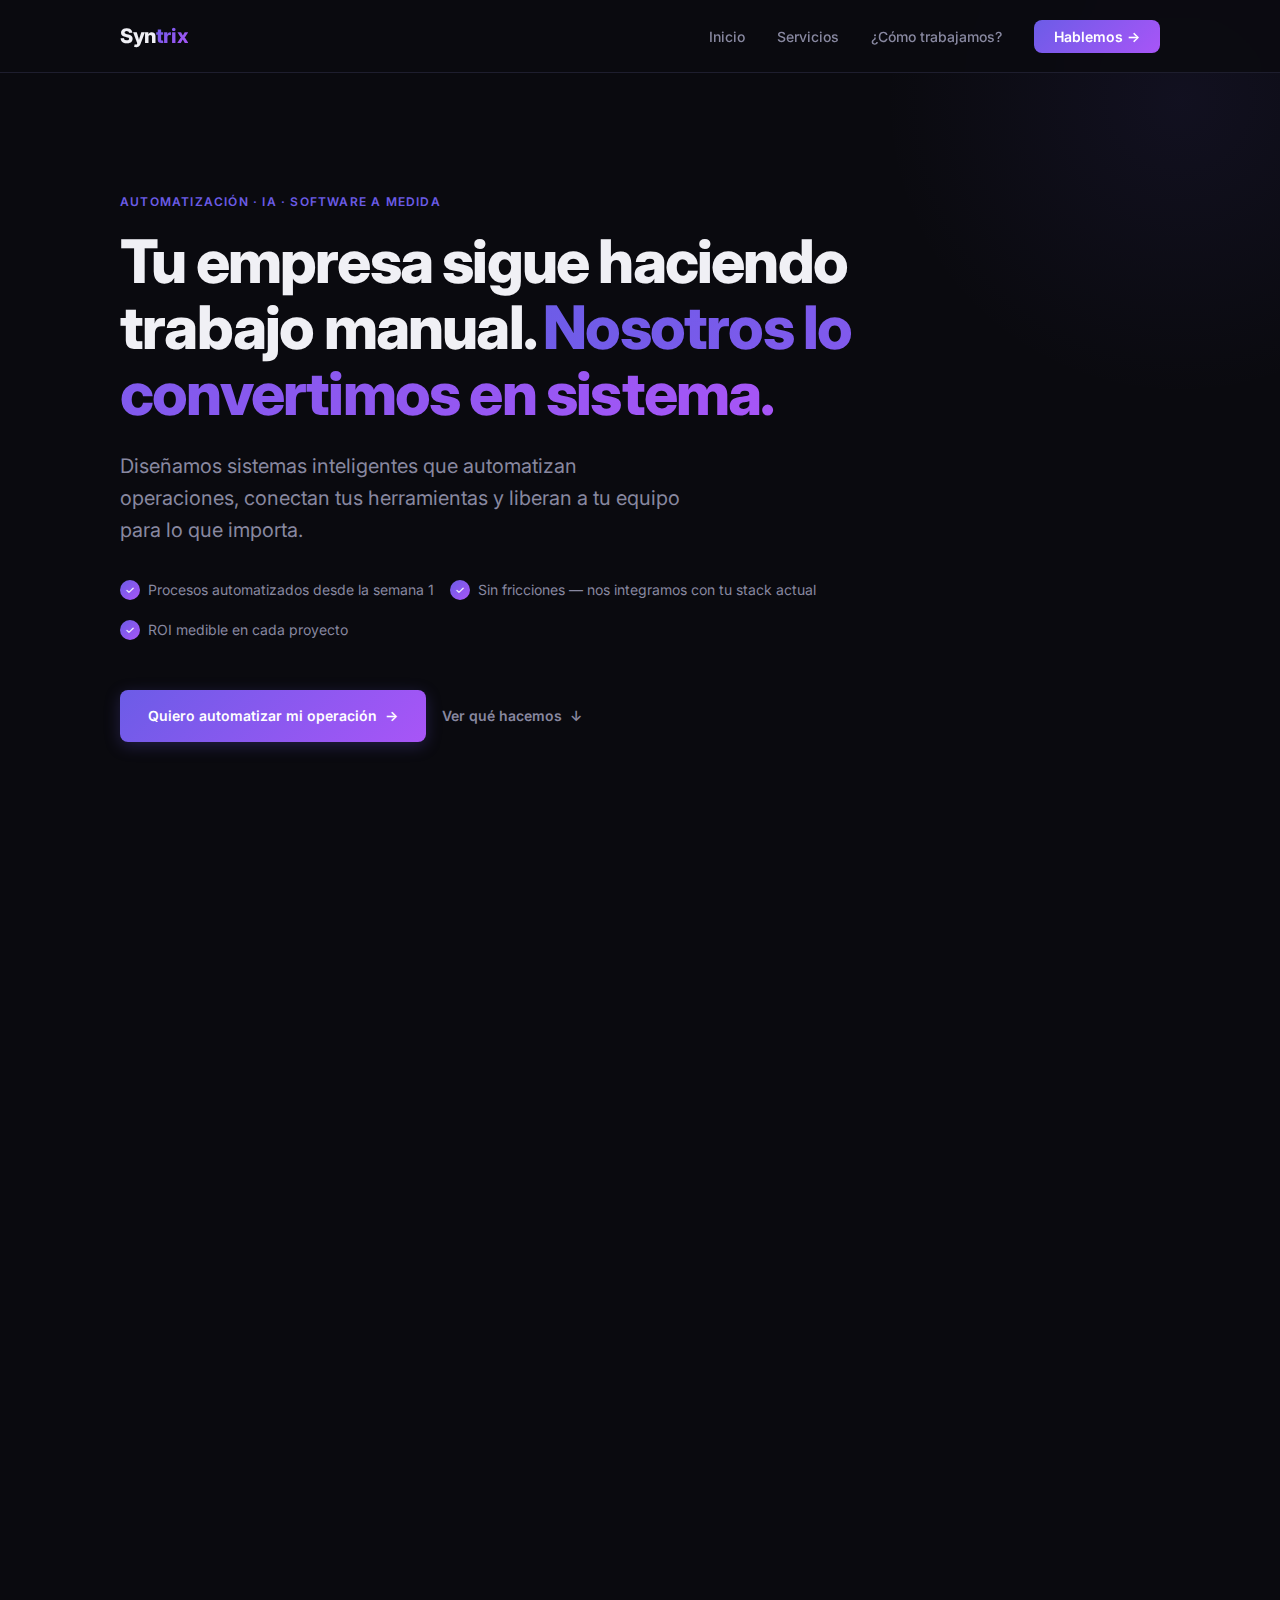
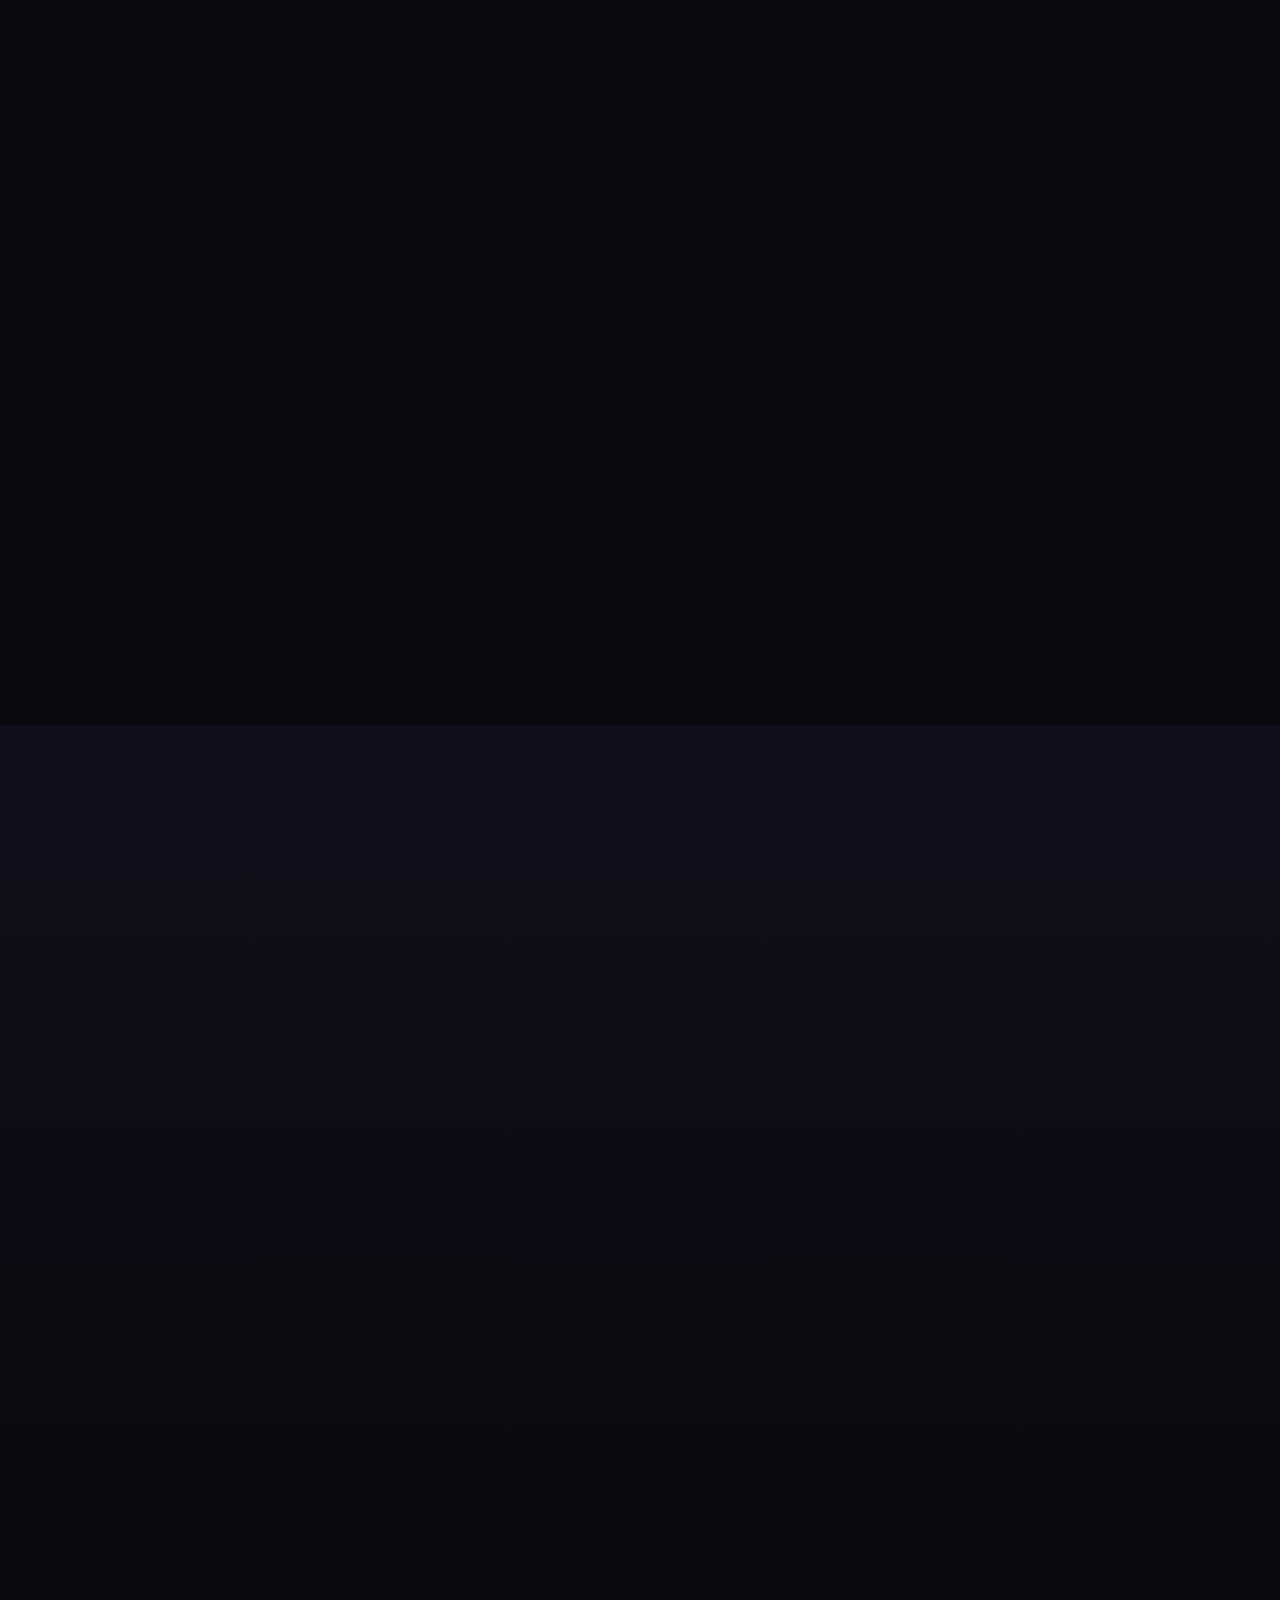
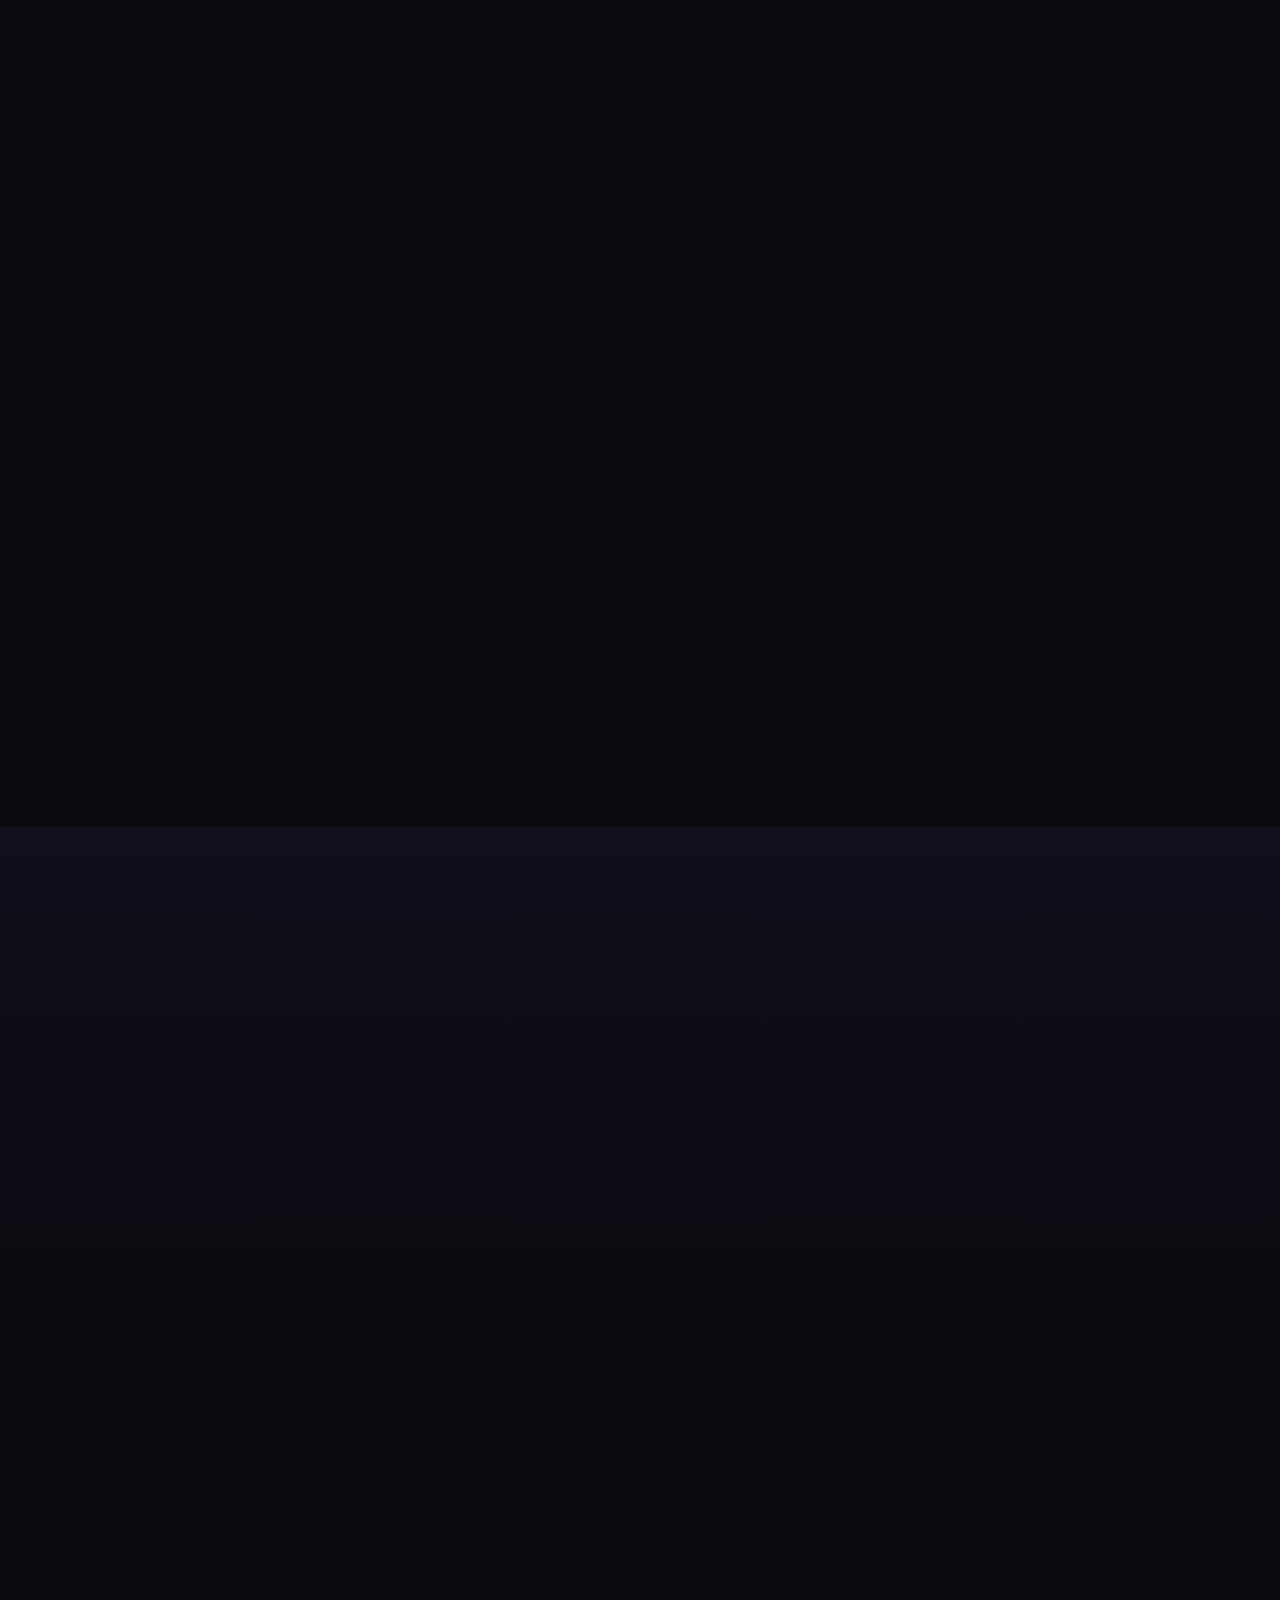
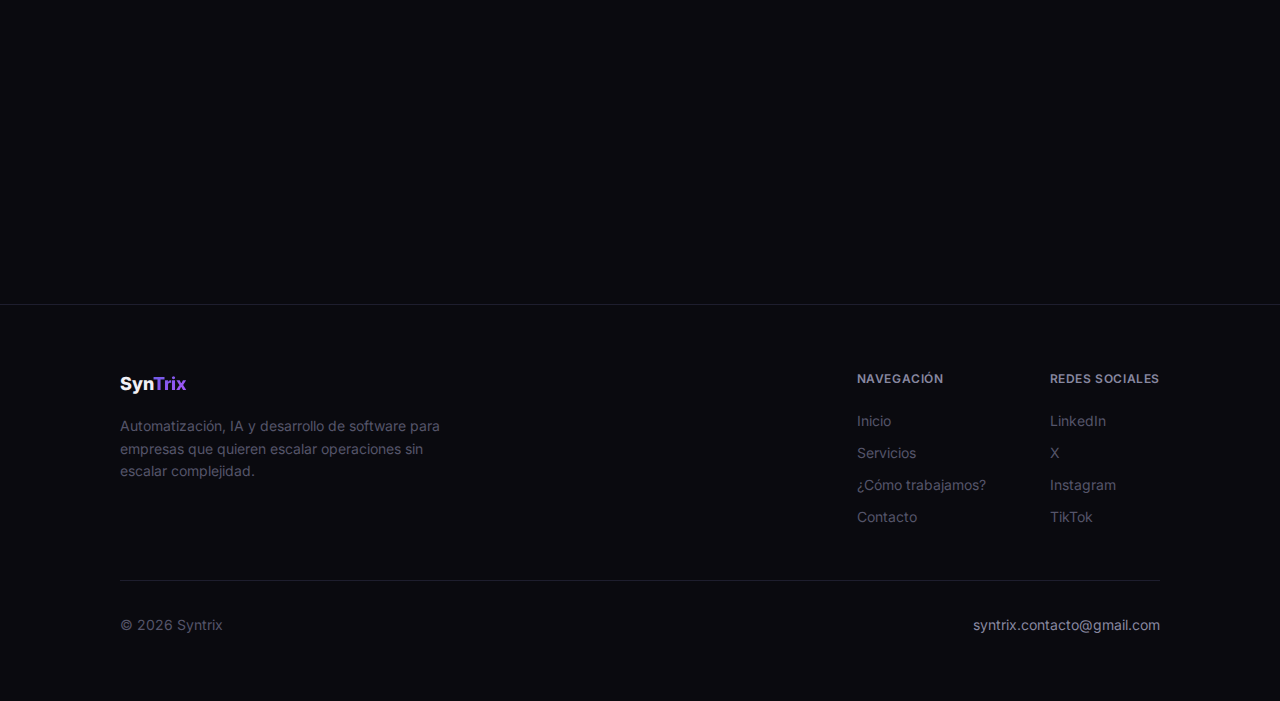
<file: index.html>
<!DOCTYPE html>
<html lang="es">

<head>
  <meta charset="UTF-8">
  <meta name="viewport" content="width=device-width, initial-scale=1.0">
  <meta name="description"
    content="Syntrix — Automatización, IA y desarrollo de software para empresas que quieren escalar operaciones, reducir costes y eliminar tareas manuales.">
  <title>Syntrix — Automatización, IA y Software a Medida</title>
  <link rel="stylesheet" href="css/style.css">
</head>

<body>

  <!-- ========== NAV ========== -->
  <nav class="nav" role="navigation" aria-label="Navegación principal">
    <div class="nav__inner">
      <a href="index.html" class="nav__logo">Syn<span>trix</span></a>
      <button class="nav__toggle" aria-label="Abrir menú" aria-expanded="false">
        <span></span>
        <span></span>
        <span></span>
      </button>
      <ul class="nav__links" role="list">
        <li><a href="index.html" class="nav__link nav__link--active">Inicio</a></li>
        <li><a href="servicios.html" class="nav__link">Servicios</a></li>
        <li><a href="como-trabajamos.html" class="nav__link">¿Cómo trabajamos?</a></li>
        <li><a href="contacto.html" class="nav__cta">Hablemos →</a></li>
      </ul>
    </div>
  </nav>

  <!-- ========== HERO ========== -->
  <section class="hero" id="hero">
    <div class="container">
      <div class="hero__content fade-in">
        <span class="eyebrow">Automatización · IA · Software a medida</span>
        <h1 class="hero__headline">Tu empresa sigue haciendo<br> trabajo manual. <span class="text-gradient">Nosotros lo
            convertimos en sistema.</span></h1>
        <p class="hero__sub">Diseñamos sistemas inteligentes que automatizan operaciones, conectan tus herramientas y
          liberan a tu equipo para lo que importa.</p>
        <div class="hero__benefits">
          <div class="hero__benefit">
            <span class="hero__benefit-icon">✓</span>
            <span>Procesos automatizados desde la semana 1</span>
          </div>
          <div class="hero__benefit">
            <span class="hero__benefit-icon">✓</span>
            <span>Sin fricciones — nos integramos con tu stack actual</span>
          </div>
          <div class="hero__benefit">
            <span class="hero__benefit-icon">✓</span>
            <span>ROI medible en cada proyecto</span>
          </div>
        </div>
        <div class="hero__actions">
          <a href="contacto.html" class="btn btn--primary">
            Quiero automatizar mi operación <span class="btn__arrow">→</span>
          </a>
          <a href="#resultados" class="btn btn--ghost">
            Ver qué hacemos <span class="btn__arrow">↓</span>
          </a>
        </div>
      </div>
    </div>
  </section>

  <!-- ========== METRICS BAR ========== -->
  <section class="section--tight" id="metricas">
    <div class="container">
      <div class="metrics stagger">
        <div class="metric fade-in">
          <div class="metric__value" data-count="40">40%</div>
          <div class="metric__label">Reducción media de tareas manuales</div>
        </div>
        <div class="metric fade-in">
          <div class="metric__value">2 sem</div>
          <div class="metric__label">Hasta primera automatización en producción</div>
        </div>
        <div class="metric fade-in">
          <div class="metric__value">100%</div>
          <div class="metric__label">Proyectos entregados a tiempo</div>
        </div>
      </div>
    </div>
  </section>

  <!-- ========== RESULTADOS / SERVICES ========== -->
  <section class="section" id="resultados">
    <div class="container">
      <div class="section-header fade-in">
        <span class="eyebrow">Lo que resolvemos</span>
        <h2 class="section-header__title">No vendemos tecnología.<br>Vendemos <span
            class="text-gradient">resultados.</span></h2>
        <p class="section-header__sub">Cada proyecto empieza por un problema real de negocio. La tecnología es el medio,
          no el fin.</p>
      </div>
      <div class="grid grid--2 stagger">
        <div class="card fade-in">
          <div class="card__icon">⚡</div>
          <h3 class="card__title">Automatización de operaciones</h3>
          <p class="card__text">Tu equipo pierde horas en tareas repetitivas: reporting, entrada de datos,
            sincronizaciones manuales. Lo automatizamos para que trabajen en lo importante.</p>
          <p class="card__result">→ Resultado: -60% tiempo en tareas operativas</p>
        </div>
        <div class="card fade-in">
          <div class="card__icon">🧠</div>
          <h3 class="card__title">Integración de IA</h3>
          <p class="card__text">Implementamos modelos de lenguaje, clasificación y extracción de datos donde generan
            valor real: soporte, análisis de documentos, priorización de leads.</p>
          <p class="card__result">→ Resultado: decisiones 3x más rápidas</p>
        </div>
        <div class="card fade-in">
          <div class="card__icon">🔗</div>
          <h3 class="card__title">Sistemas conectados</h3>
          <p class="card__text">Tu CRM, ERP, email y herramientas internas no se hablan entre sí. Construimos las
            integraciones que eliminan la fricción entre equipos.</p>
          <p class="card__result">→ Resultado: un solo flujo de datos, cero duplicados</p>
        </div>
        <div class="card fade-in">
          <div class="card__icon">📊</div>
          <h3 class="card__title">Dashboards en tiempo real</h3>
          <p class="card__text">Sin visibilidad no hay control. Creamos paneles operativos con los KPIs que importan,
            actualizados en tiempo real, accesibles desde cualquier lugar.</p>
          <p class="card__result">→ Resultado: visibilidad total del negocio</p>
        </div>
      </div>
    </div>
  </section>

  <!-- ========== QUÉ PUEDES AUTOMATIZAR ========== -->
  <section class="section section--glow" id="automatizar">
    <div class="container">
      <div class="section-header section-header--center fade-in">
        <span class="eyebrow">Automatización inteligente</span>
        <h2 class="section-header__title">¿Qué puedes automatizar?</h2>
        <p class="section-header__sub">Ejemplos reales de procesos que transformamos para nuestros clientes.</p>
      </div>
      <div class="grid grid--3 stagger">
        <div class="auto-card fade-in">
          <div class="auto-card__icon">📧</div>
          <div>
            <h4 class="auto-card__title">Email y seguimiento comercial</h4>
            <p class="auto-card__text">Secuencias automáticas, scoring de leads y alertas cuando un prospecto está
              listo.</p>
          </div>
        </div>
        <div class="auto-card fade-in">
          <div class="auto-card__icon">📄</div>
          <div>
            <h4 class="auto-card__title">Generación de documentos</h4>
            <p class="auto-card__text">Propuestas, contratos y reportes generados desde tus datos sin intervención
              manual.</p>
          </div>
        </div>
        <div class="auto-card fade-in">
          <div class="auto-card__icon">🔄</div>
          <div>
            <h4 class="auto-card__title">Sincronización de datos</h4>
            <p class="auto-card__text">CRM ↔ ERP ↔ facturación ↔ inventario. Todo conectado, sin copiar-pegar.</p>
          </div>
        </div>
        <div class="auto-card fade-in">
          <div class="auto-card__icon">🤖</div>
          <div>
            <h4 class="auto-card__title">Asistentes con IA</h4>
            <p class="auto-card__text">Chatbots entrenados con tus datos para soporte interno, FAQs y triaje de tickets.
            </p>
          </div>
        </div>
        <div class="auto-card fade-in">
          <div class="auto-card__icon">📊</div>
          <div>
            <h4 class="auto-card__title">Reporting automático</h4>
            <p class="auto-card__text">Informes semanales, alertas de KPIs y dashboards que se actualizan solos.</p>
          </div>
        </div>
        <div class="auto-card fade-in">
          <div class="auto-card__icon">⚙️</div>
          <div>
            <h4 class="auto-card__title">Onboarding de clientes</h4>
            <p class="auto-card__text">Flujos de alta, recogida de documentos y config inicial — todo en piloto
              automático.</p>
          </div>
        </div>
      </div>
    </div>
  </section>

  <!-- ========== CÓMO TRABAJAMOS ========== -->
  <section class="section" id="proceso">
    <div class="container">
      <div class="section-header fade-in">
        <span class="eyebrow">Nuestro proceso</span>
        <h2 class="section-header__title">De la idea a producción<br>en <span class="text-gradient">tres pasos.</span>
        </h2>
      </div>
      <div class="steps">
        <div class="step fade-in">
          <div class="step__number">01</div>
          <div>
            <h3 class="step__title">Diagnóstico</h3>
            <p class="step__text">Analizamos tus procesos actuales, identificamos los cuellos de botella y diseñamos un
              plan de automatización con ROI estimado. Sin compromiso.</p>
          </div>
        </div>
        <div class="step fade-in">
          <div class="step__number">02</div>
          <div>
            <h3 class="step__title">Construcción</h3>
            <p class="step__text">Desarrollamos e integramos la solución en sprints de 2 semanas. Ves avances reales
              cada viernes. Sin sorpresas al final del proyecto.</p>
          </div>
        </div>
        <div class="step fade-in">
          <div class="step__number">03</div>
          <div>
            <h3 class="step__title">Optimización</h3>
            <p class="step__text">Medimos resultados, ajustamos y documentamos todo. Te entregamos un sistema que
              funciona — y que puede crecer contigo.</p>
          </div>
        </div>
      </div>
    </div>
  </section>

  <!-- ========== SOCIAL PROOF ========== -->
  <section class="section section--glow" id="confianza">
    <div class="container">
      <div class="grid grid--2" style="gap: var(--space-8);">
        <div class="fade-in">
          <span class="eyebrow">Sectores</span>
          <h3 style="margin-bottom: var(--space-4);">Industrias donde operamos</h3>
          <div class="trust-bar">
            <span class="trust-tag">SaaS</span>
            <span class="trust-tag">eCommerce</span>
            <span class="trust-tag">Logística</span>
            <span class="trust-tag">Salud</span>
            <span class="trust-tag">Fintech</span>
            <span class="trust-tag">Consultoría</span>
            <span class="trust-tag">Retail</span>
            <span class="trust-tag">Legal</span>
          </div>
        </div>
        <div class="fade-in">
          <span class="eyebrow">Stack tecnológico</span>
          <h3 style="margin-bottom: var(--space-4);">Tecnologías que usamos</h3>
          <div class="tech-grid">
            <span class="tech-item">Python</span>
            <span class="tech-item">Node.js</span>
            <span class="tech-item">React</span>
            <span class="tech-item">Next.js</span>
            <span class="tech-item">OpenAI</span>
            <span class="tech-item">LangChain</span>
            <span class="tech-item">Supabase</span>
            <span class="tech-item">PostgreSQL</span>
            <span class="tech-item">n8n</span>
            <span class="tech-item">Make</span>
            <span class="tech-item">Vercel</span>
            <span class="tech-item">AWS</span>
          </div>
        </div>
      </div>
    </div>
  </section>

  <!-- ========== CTA BANNER ========== -->
  <section class="section--tight" id="cta">
    <div class="container">
      <div class="cta-banner fade-in">
        <h2 class="cta-banner__title">¿Listo para eliminar el trabajo <br><span class="text-gradient">que no debería ser
            manual?</span></h2>
        <p class="cta-banner__sub">Cuéntanos tu proceso y te decimos qué se puede automatizar — sin compromiso.</p>
        <a href="contacto.html" class="btn btn--primary">
          Solicitar diagnóstico gratuito <span class="btn__arrow">→</span>
        </a>
      </div>
    </div>
  </section>

  <!-- ========== FOOTER ========== -->
  <footer class="footer">
    <div class="container">
      <div class="footer__inner">
        <div class="footer__brand">
          <div class="footer__logo">Syn<span>Trix</span></div>
          <p class="footer__desc">Automatización, IA y desarrollo de software para empresas que quieren escalar
            operaciones sin escalar complejidad.</p>
        </div>
        <div class="footer__links">
          <div class="footer__col">
            <p class="footer__col-title">Navegación</p>
            <a href="index.html">Inicio</a>
            <a href="servicios.html">Servicios</a>
            <a href="como-trabajamos.html">¿Cómo trabajamos?</a>
            <a href="contacto.html">Contacto</a>
          </div>
          <div class="footer__col">
            <p class="footer__col-title">Redes Sociales</p>
            <a href="https://www.linkedin.com/company/syntrix/" target="_blank">LinkedIn</a>
            <a href="https://x.com/syntrix" target="_blank">X</a>
            <a href="https://www.instagram.com/syntrix/" target="_blank">Instagram</a>
            <a href="https://www.tiktok.com/@syntrix" target="_blank">TikTok</a>

          </div>
        </div>
      </div>
      <div class="footer__bottom">
        <span class="footer__copy">© 2026 Syntrix</span>
        <a href="mailto:syntrix.contacto@gmail.com" class="footer__email">syntrix.contacto@gmail.com</a>
      </div>
    </div>
  </footer>

  <script src="js/main.js"></script>
</body>

</html>
</file>
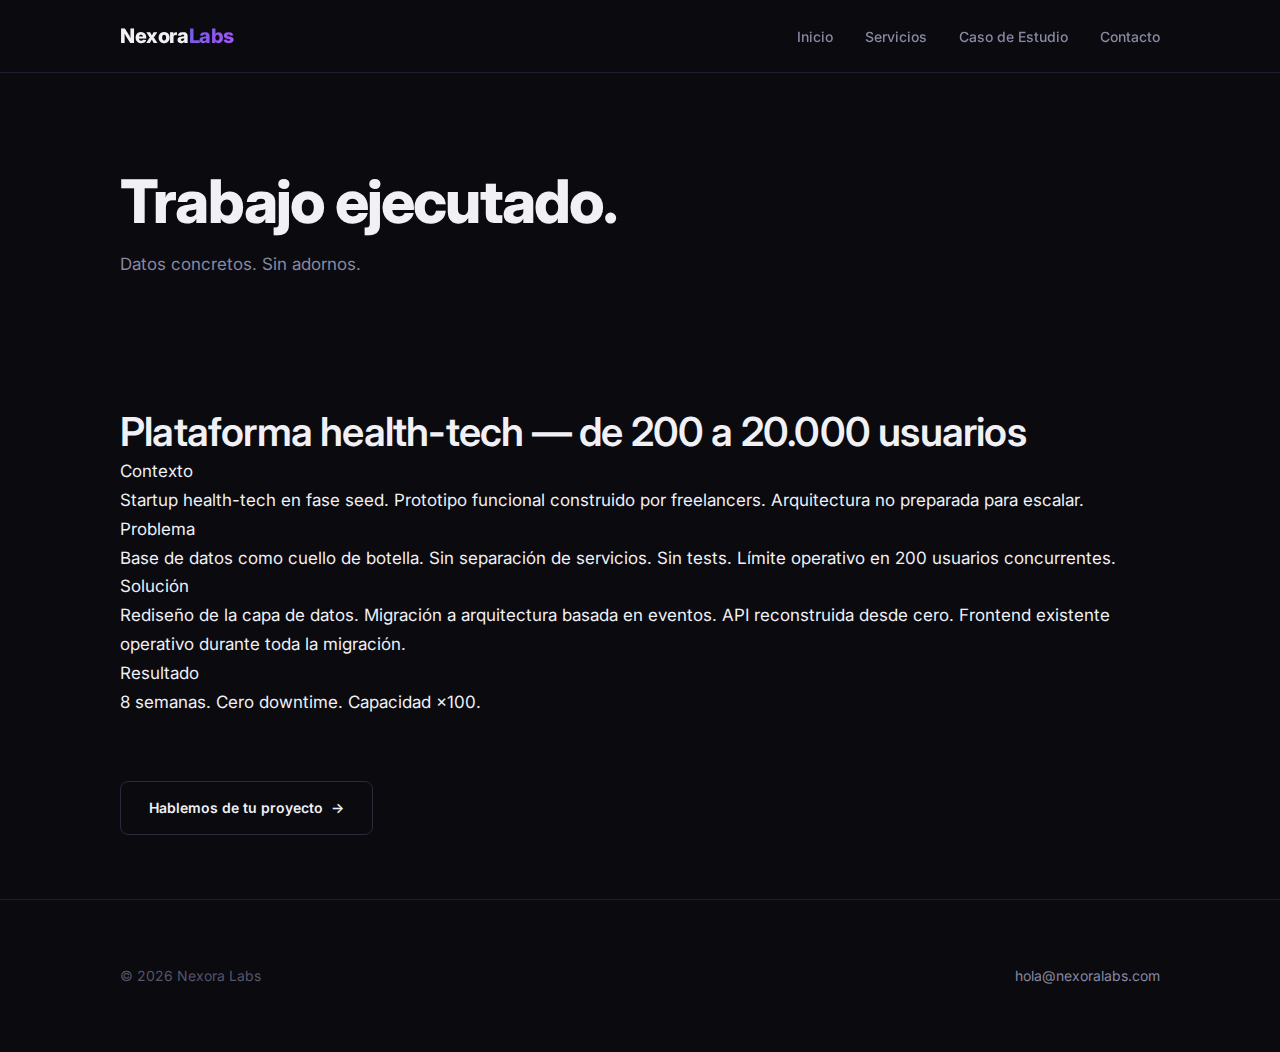
<file: caso-de-estudio.html>
<!DOCTYPE html>
<html lang="es">

<head>
    <meta charset="UTF-8">
    <meta name="viewport" content="width=device-width, initial-scale=1.0">
    <meta name="description"
        content="Caso de estudio — Nexora Labs. Trabajo ejecutado con datos concretos. Plataforma health-tech escalada de 200 a 20.000 usuarios.">
    <title>Caso de Estudio — Nexora Labs</title>
    <link rel="stylesheet" href="css/style.css">
</head>

<body>

    <!-- ========== NAV ========== -->
    <nav class="nav" role="navigation" aria-label="Navegación principal">
        <div class="nav__inner">
            <a href="index.html" class="nav__logo">Nexora<span>Labs</span></a>
            <button class="nav__toggle" aria-label="Abrir menú" aria-expanded="false">
                <span></span>
                <span></span>
                <span></span>
            </button>
            <ul class="nav__links" role="list">
                <li><a href="index.html" class="nav__link">Inicio</a></li>
                <li><a href="servicios.html" class="nav__link">Servicios</a></li>
                <li><a href="caso-de-estudio.html" class="nav__link nav__link--active">Caso de Estudio</a></li>
                <li><a href="contacto.html" class="nav__link">Contacto</a></li>
            </ul>
        </div>
    </nav>

    <!-- ========== PAGE HEADER ========== -->
    <header class="page-header">
        <div class="container">
            <div class="fade-in">
                <h1 class="page-header__title">Trabajo ejecutado.</h1>
                <p class="page-header__sub">Datos concretos. Sin adornos.</p>
            </div>
        </div>
    </header>

    <!-- ========== CASE STUDY ========== -->
    <section class="section--tight" id="caso">
        <div class="container">
            <div class="case-study fade-in">
                <div class="case-study__header">
                    <h2 class="case-study__title">Plataforma health-tech — de 200 a 20.000 usuarios</h2>
                </div>
                <div class="case-study__row">
                    <div class="case-study__label">Contexto</div>
                    <div class="case-study__value">Startup health-tech en fase seed. Prototipo funcional construido por
                        freelancers. Arquitectura no preparada para escalar.</div>
                </div>
                <div class="case-study__row">
                    <div class="case-study__label">Problema</div>
                    <div class="case-study__value">Base de datos como cuello de botella. Sin separación de servicios.
                        Sin tests. Límite operativo en 200 usuarios concurrentes.</div>
                </div>
                <div class="case-study__row">
                    <div class="case-study__label">Solución</div>
                    <div class="case-study__value">Rediseño de la capa de datos. Migración a arquitectura basada en
                        eventos. API reconstruida desde cero. Frontend existente operativo durante toda la migración.
                    </div>
                </div>
                <div class="case-study__row">
                    <div class="case-study__label">Resultado</div>
                    <div class="case-study__value case-study__value--result">8 semanas. Cero downtime. Capacidad ×100.
                    </div>
                </div>
            </div>

            <div class="mt-7 fade-in">
                <a href="contacto.html" class="btn btn--outline">
                    Hablemos de tu proyecto <span class="btn__arrow">→</span>
                </a>
            </div>
        </div>
    </section>

    <!-- ========== FOOTER ========== -->
    <footer class="footer">
        <div class="container">
            <div class="footer__inner">
                <span class="footer__copy">© 2026 Nexora Labs</span>
                <a href="mailto:hola@nexoralabs.com" class="footer__email">hola@nexoralabs.com</a>
            </div>
        </div>
    </footer>

    <script src="js/main.js"></script>
</body>

</html>
</file>
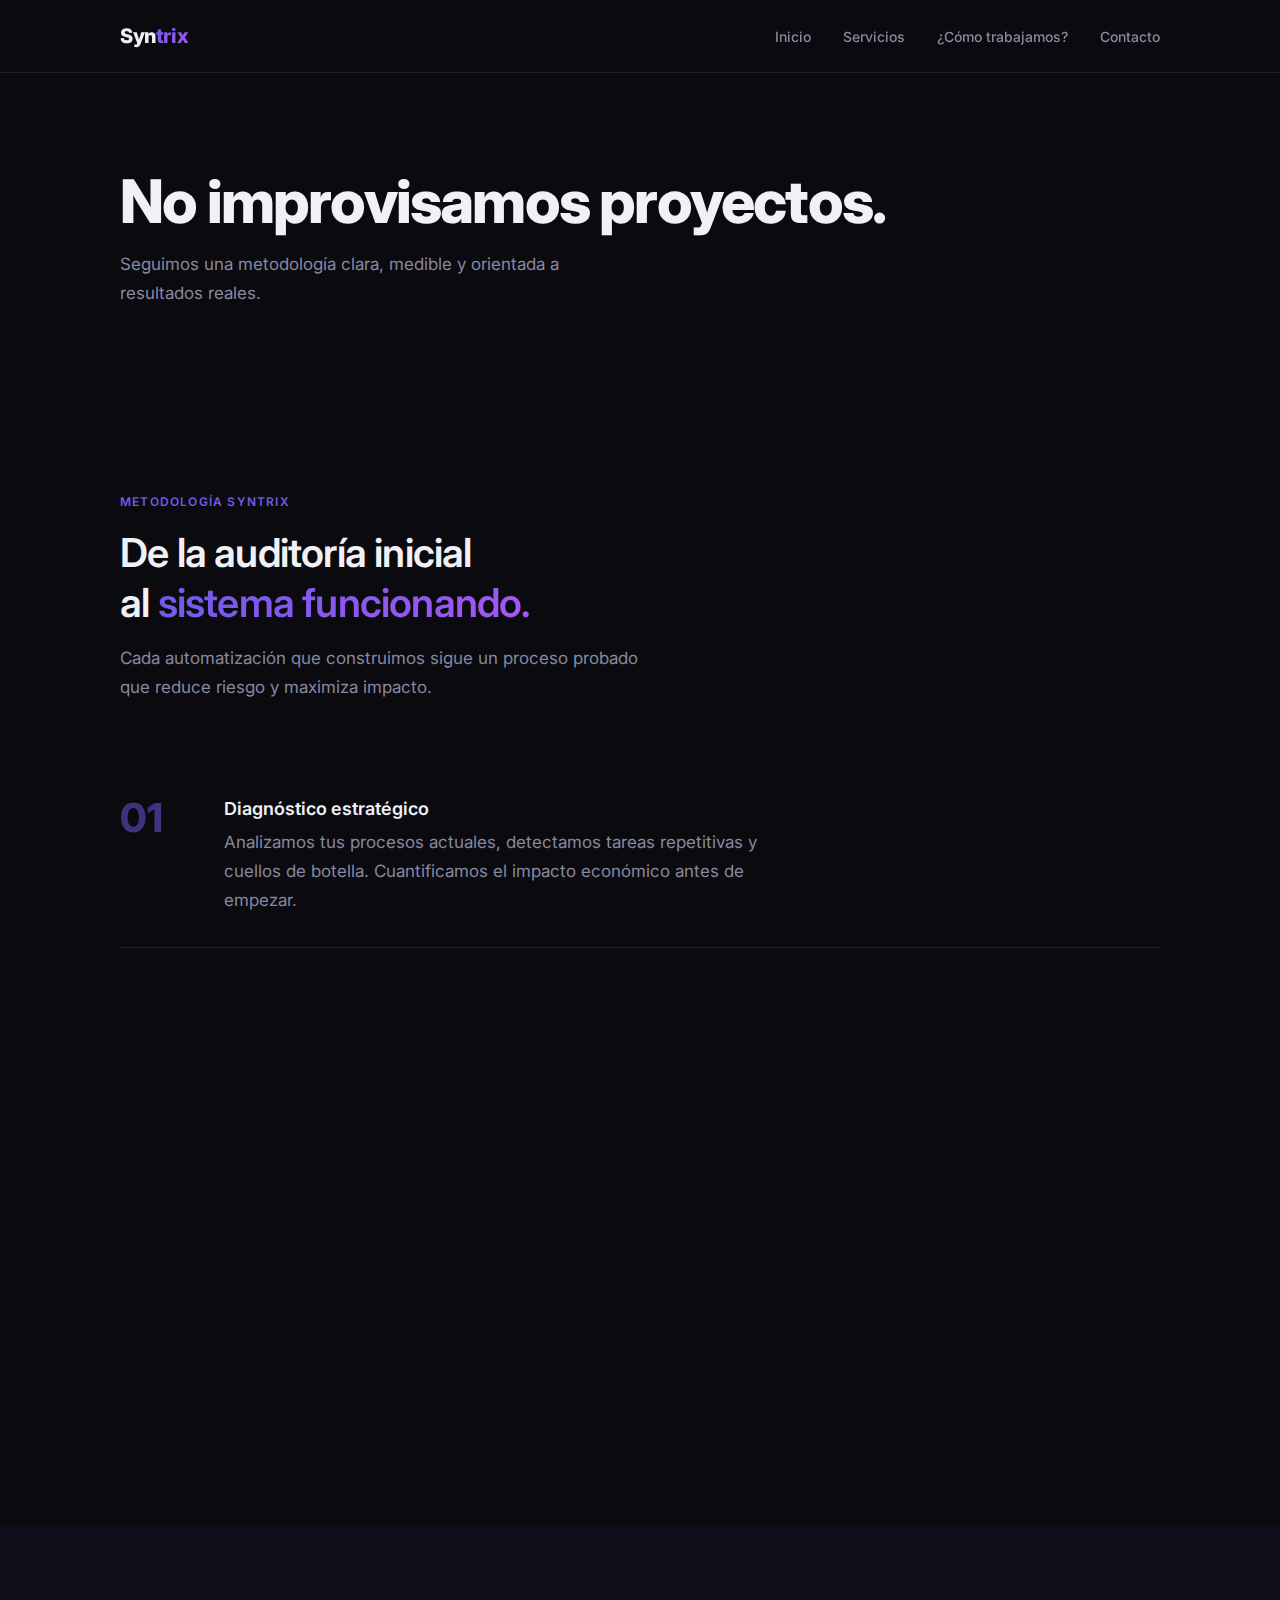
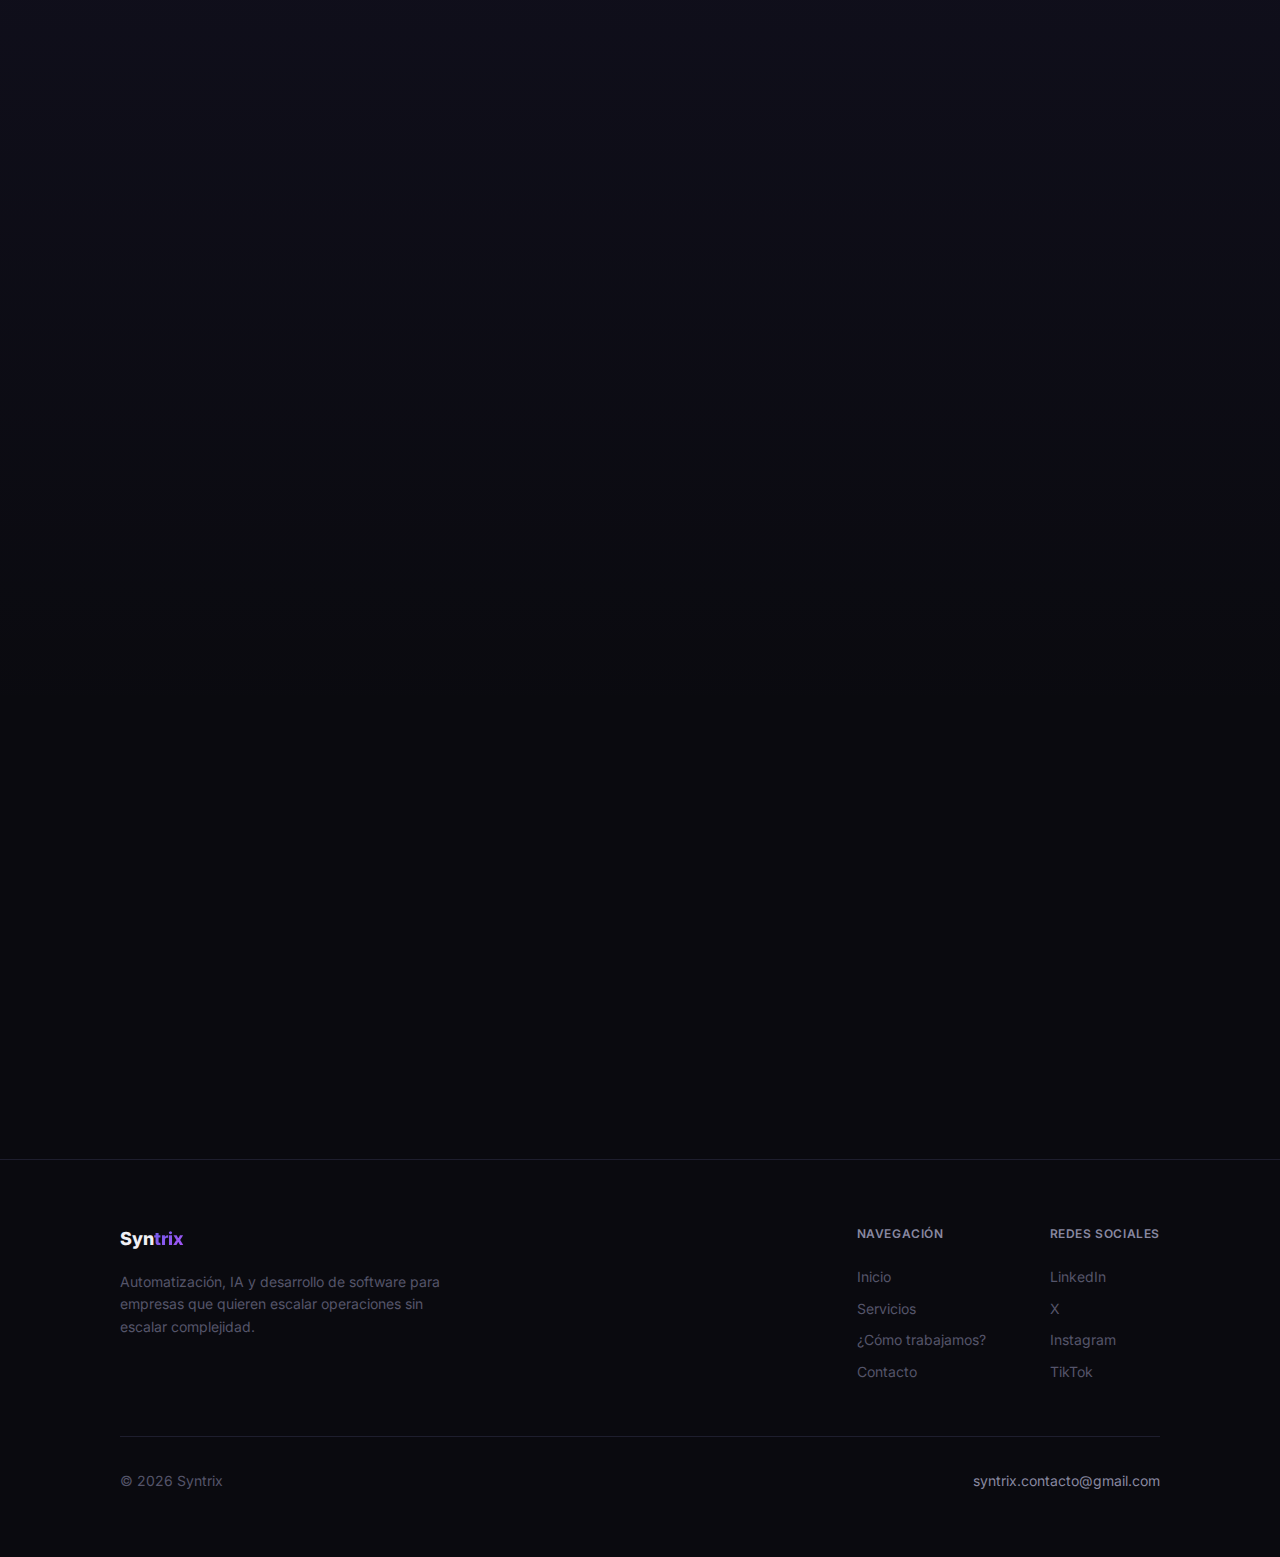
<file: como-trabajamos.html>
<!DOCTYPE html>
<html lang="es">

<head>
    <meta charset="UTF-8">
    <meta name="viewport" content="width=device-width, initial-scale=1.0">
    <meta name="description"
        content="Cómo trabajamos en Syntrix — Metodología estructurada para automatizar procesos, integrar IA y construir sistemas escalables.">
    <title>Cómo trabajamos — Syntrix</title>
    <link rel="stylesheet" href="css/style.css">
</head>

<body>

    <!-- ========== NAV ========== -->
    <nav class="nav" role="navigation" aria-label="Navegación principal">
        <div class="nav__inner">
            <a href="index.html" class="nav__logo">Syn<span>trix</span></a>
            <button class="nav__toggle" aria-label="Abrir menú" aria-expanded="false">
                <span></span>
                <span></span>
                <span></span>
            </button>
            <ul class="nav__links" role="list">
                <li><a href="index.html" class="nav__link">Inicio</a></li>
                <li><a href="servicios.html" class="nav__link">Servicios</a></li>
                <li><a href="como-trabajamos.html" class="nav__link nav__link--active">¿Cómo trabajamos?</a></li>
                <li><a href="contacto.html" class="nav__link">Contacto</a></li>
            </ul>
        </div>
    </nav>

    <!-- ========== PAGE HEADER ========== -->
    <header class="page-header">
        <div class="container">
            <div class="fade-in">
                <h1 class="page-header__title">No improvisamos proyectos.</h1>
                <p class="page-header__sub">
                    Seguimos una metodología clara, medible y orientada a resultados reales.
                </p>
            </div>
        </div>
    </header>

    <!-- ========== METODOLOGÍA ========== -->
    <section class="section" id="metodologia">
        <div class="container">

            <div class="section-header fade-in">
                <span class="eyebrow">Metodología Syntrix</span>
                <h2 class="section-header__title">
                    De la auditoría inicial<br>
                    al <span class="text-gradient">sistema funcionando.</span>
                </h2>
                <p class="section-header__sub">
                    Cada automatización que construimos sigue un proceso probado que reduce riesgo y maximiza impacto.
                </p>
            </div>

            <div class="steps">

                <!-- Paso 1 -->
                <div class="step fade-in">
                    <div class="step__number">01</div>
                    <div>
                        <h3 class="step__title">Diagnóstico estratégico</h3>
                        <p class="step__text">
                            Analizamos tus procesos actuales, detectamos tareas repetitivas y cuellos de botella.
                            Cuantificamos el impacto económico antes de empezar.
                        </p>
                    </div>
                </div>

                <!-- Paso 2 -->
                <div class="step fade-in">
                    <div class="step__number">02</div>
                    <div>
                        <h3 class="step__title">Diseño de arquitectura</h3>
                        <p class="step__text">
                            Diseñamos el sistema que conectará tus herramientas y automatizará flujos.
                            Todo documentado antes de escribir una línea de código.
                        </p>
                    </div>
                </div>

                <!-- Paso 3 -->
                <div class="step fade-in">
                    <div class="step__number">03</div>
                    <div>
                        <h3 class="step__title">Construcción en sprints</h3>
                        <p class="step__text">
                            Implementamos en ciclos de 2 semanas. Ves avances reales continuamente.
                            Sin sorpresas al final.
                        </p>
                    </div>
                </div>

                <!-- Paso 4 -->
                <div class="step fade-in">
                    <div class="step__number">04</div>
                    <div>
                        <h3 class="step__title">Optimización y escalado</h3>
                        <p class="step__text">
                            Medimos resultados, ajustamos procesos y dejamos el sistema preparado para crecer contigo.
                        </p>
                    </div>
                </div>

            </div>

        </div>
    </section>

    <!-- ========== FAQ ESTRATÉGICO ========== -->
    <section class="section section--glow" id="faq">
        <div class="container">

            <div class="section-header fade-in">
                <span class="eyebrow">Preguntas frecuentes</span>
                <h2 class="section-header__title">
                    Dudas comunes antes de empezar.
                </h2>
            </div>

            <div class="grid grid--2 stagger">

                <div class="card fade-in">
                    <h3 class="card__title">¿Cuánto tarda un proyecto?</h3>
                    <p class="card__text">
                        La mayoría de automatizaciones iniciales están en producción en 2–4 semanas.
                        Proyectos más complejos pueden escalar progresivamente por fases.
                    </p>
                </div>

                <div class="card fade-in">
                    <h3 class="card__title">¿Necesito cambiar mis herramientas?</h3>
                    <p class="card__text">
                        No. Nos integramos con tu stack actual siempre que sea posible.
                        Solo recomendamos cambios si el impacto lo justifica.
                    </p>
                </div>

                <div class="card fade-in">
                    <h3 class="card__title">¿Qué pasa si ya tengo desarrolladores?</h3>
                    <p class="card__text">
                        Podemos trabajar junto a tu equipo técnico o encargarnos del proyecto completo.
                        Nos adaptamos a tu estructura.
                    </p>
                </div>

                <div class="card fade-in">
                    <h3 class="card__title">¿Cómo medimos el ROI?</h3>
                    <p class="card__text">
                        Antes de empezar estimamos el ahorro en tiempo y costes.
                        Después medimos impacto real con métricas objetivas.
                    </p>
                </div>

            </div>

        </div>
    </section>

    <!-- ========== CTA FINAL ========== -->
    <section class="section--tight">
        <div class="container">
            <div class="cta-banner fade-in">
                <h2 class="cta-banner__title">
                    ¿Quieres saber qué podrías automatizar?
                </h2>
                <p class="cta-banner__sub">
                    Analizamos tu operación y te damos un plan claro. Sin compromiso.
                </p>
                <a href="contacto.html" class="btn btn--primary">
                    Solicitar diagnóstico →
                </a>
            </div>
        </div>
    </section>

    <!-- ========== FOOTER (igual que index) ========== -->
    <footer class="footer">
        <div class="container">
            <div class="footer__inner">
                <div class="footer__brand">
                    <div class="footer__logo">Syn<span>trix</span></div>
                    <p class="footer__desc">
                        Automatización, IA y desarrollo de software para empresas que quieren escalar
                        operaciones sin escalar complejidad.
                    </p>
                </div>
                <div class="footer__links">
                    <div class="footer__col">
                        <p class="footer__col-title">Navegación</p>
                        <a href="index.html">Inicio</a>
                        <a href="servicios.html">Servicios</a>
                        <a href="como-trabajamos.html">¿Cómo trabajamos?</a>
                        <a href="contacto.html">Contacto</a>
                    </div>
                    <div class="footer__col">
                        <p class="footer__col-title">Redes Sociales</p>
                        <a href="https://www.linkedin.com/company/syntrix/" target="_blank">LinkedIn</a>
                        <a href="https://x.com/syntrix" target="_blank">X</a>
                        <a href="https://www.instagram.com/syntrix/" target="_blank">Instagram</a>
                        <a href="https://www.tiktok.com/@syntrix" target="_blank">TikTok</a>
                    </div>
                </div>
            </div>
            <div class="footer__bottom">
                <span class="footer__copy">© 2026 Syntrix</span>
                <a href="mailto:syntrix.contacto@gmail.com" class="footer__email">syntrix.contacto@gmail.com</a>
            </div>
        </div>
    </footer>


    <script src="js/main.js"></script>
</body>

</html>
</file>
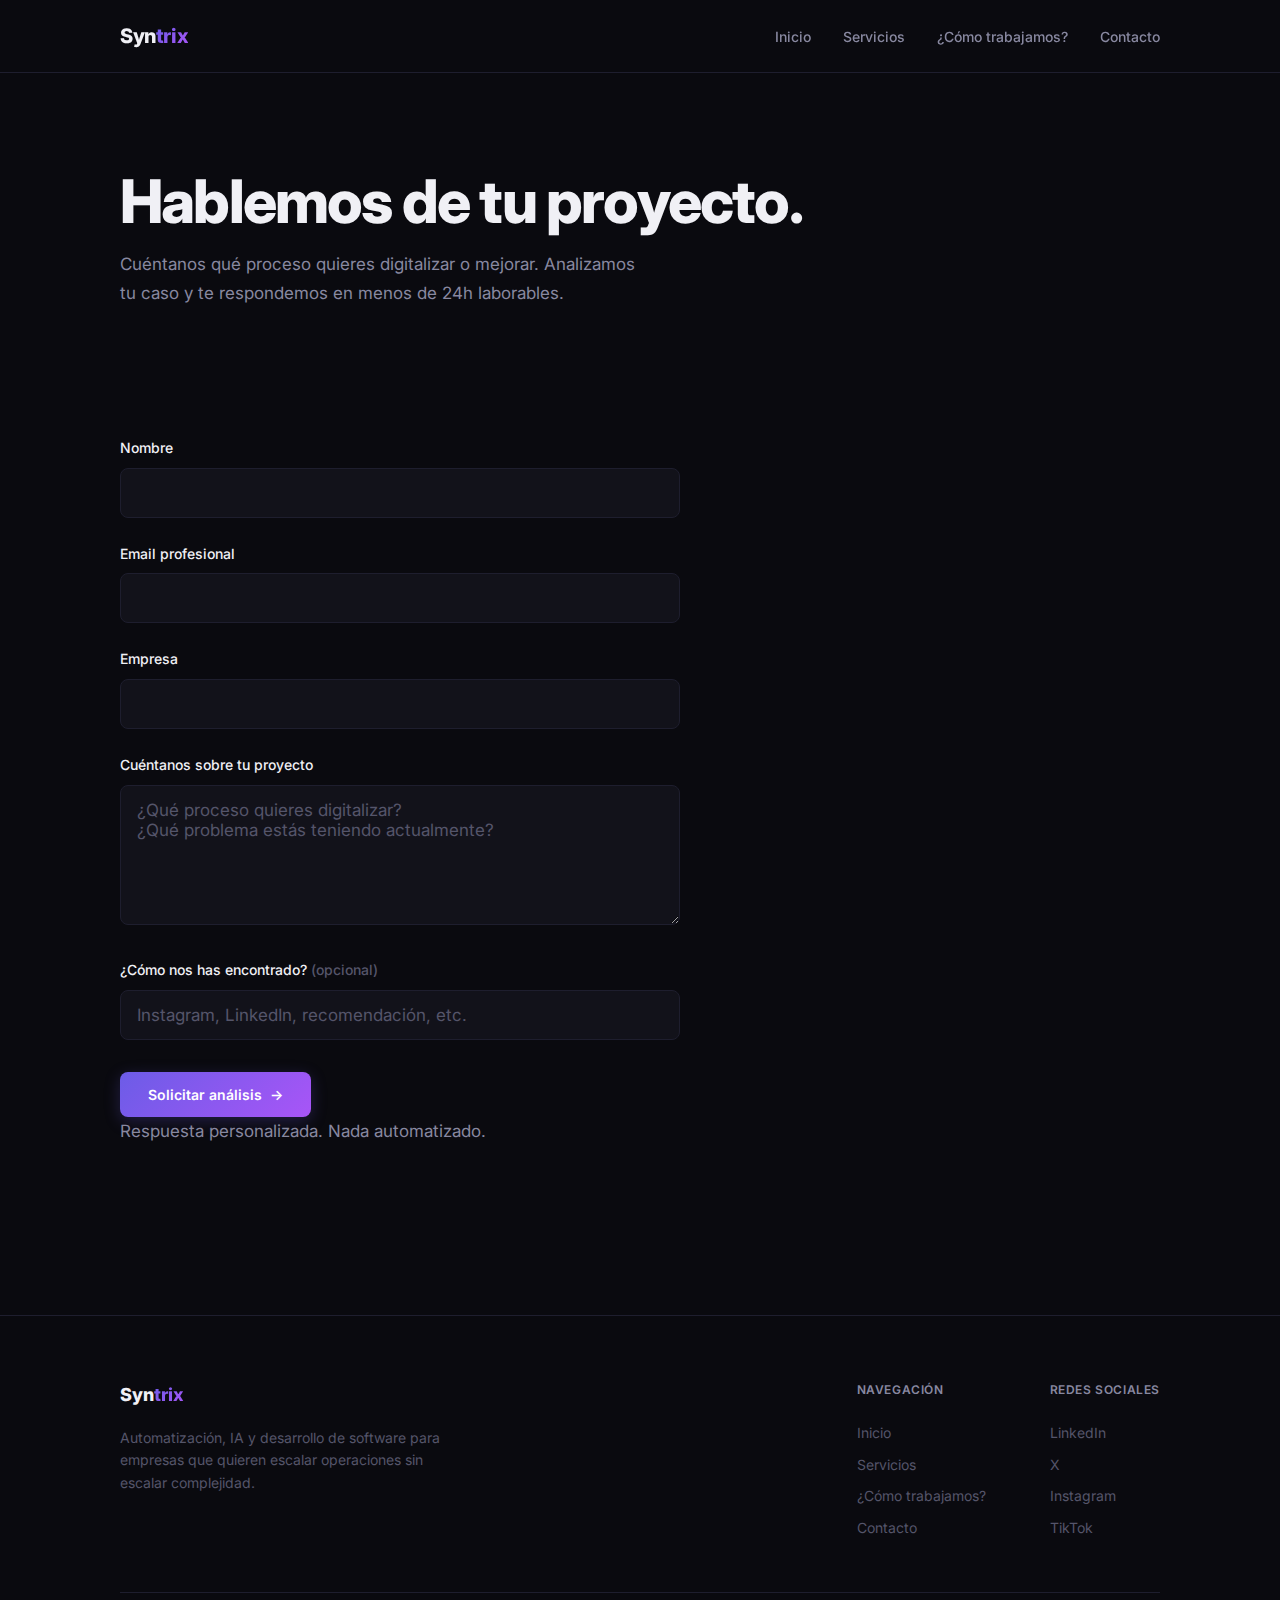
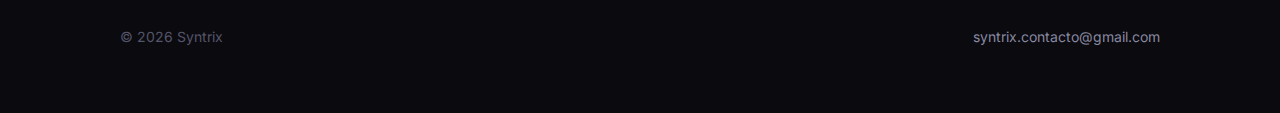
<file: contacto.html>
<!DOCTYPE html>
<html lang="es">

<head>
    <meta charset="UTF-8">
    <meta name="viewport" content="width=device-width, initial-scale=1.0">
    <meta name="description"
        content="Contacta con Syntrix. Analizamos tu proceso interno y te proponemos una solución técnica clara. Respondemos en 24 horas laborables.">
    <title>Contacto — Syntrix</title>
    <link rel="stylesheet" href="css/style.css">
</head>

<body>

    <!-- ========== NAV ========== -->
    <nav class="nav" role="navigation" aria-label="Navegación principal">
        <div class="nav__inner">
            <a href="index.html" class="nav__logo">Syn<span>trix</span></a>
            <button class="nav__toggle" aria-label="Abrir menú" aria-expanded="false">
                <span></span>
                <span></span>
                <span></span>
            </button>
            <ul class="nav__links" role="list">
                <li><a href="index.html" class="nav__link">Inicio</a></li>
                <li><a href="servicios.html" class="nav__link">Servicios</a></li>
                <li><a href="como-trabajamos.html" class="nav__link">¿Cómo trabajamos?</a></li>
                <li><a href="contacto.html" class="nav__link nav__link--active">Contacto</a></li>
            </ul>
        </div>
    </nav>

    <!-- ========== PAGE HEADER ========== -->
    <header class="page-header">
        <div class="container">
            <div class="fade-in">
                <h1 class="page-header__title">Hablemos de tu proyecto.</h1>
                <p class="page-header__sub">
                    Cuéntanos qué proceso quieres digitalizar o mejorar.
                    Analizamos tu caso y te respondemos en menos de 24h laborables.
                </p>
            </div>
        </div>
    </header>

    <!-- ========== CONTACT FORM ========== -->
    <section class="section--tight" id="contacto">
        <div class="container">

            <form class="form fade-in" action="https://formspree.io/f/xreajnpz" method="POST">

                <!-- Anti-spam -->
                <input type="text" name="_gotcha" tabindex="-1" autocomplete="off"
                    style="position:absolute; left:-5000px;">


                <!-- Nombre -->
                <div class="form__group">
                    <label for="name" class="form__label">Nombre</label>
                    <input type="text" id="name" name="nombre" class="form__input" required autocomplete="name">
                </div>

                <!-- Email -->
                <div class="form__group">
                    <label for="email" class="form__label">Email profesional</label>
                    <input type="email" id="email" name="email" class="form__input" required autocomplete="email">
                </div>

                <!-- Empresa -->
                <div class="form__group">
                    <label for="company" class="form__label">Empresa</label>
                    <input type="text" id="company" name="empresa" class="form__input" required
                        autocomplete="organization">
                </div>

                <!-- Proyecto -->
                <div class="form__group">
                    <label for="message" class="form__label">Cuéntanos sobre tu proyecto</label>
                    <textarea id="message" name="mensaje" class="form__textarea" required placeholder="¿Qué proceso quieres digitalizar? 
¿Qué problema estás teniendo actualmente?"></textarea>
                </div>

                <!-- Fuente -->
                <div class="form__group">
                    <label for="source" class="form__label">
                        ¿Cómo nos has encontrado?
                        <span class="text-dim">(opcional)</span>
                    </label>
                    <input type="text" id="source" name="fuente" class="form__input"
                        placeholder="Instagram, LinkedIn, recomendación, etc.">
                </div>

                <!-- Botón -->
                <div class="mt-5">
                    <button type="submit" class="btn btn--primary">
                        Solicitar análisis <span class="btn__arrow">→</span>
                    </button>
                </div>

                <p class="form-note">
                    Respuesta personalizada. Nada automatizado.
                </p>

            </form>


            <input type="hidden" name="_redirect" value="https://syntrix.es/gracias.html">

            <!-- Microcopy confianza -->
            <div class="mt-6 fade-in">
                <p>
                    Revisamos personalmente cada solicitud.
                    Si tu proyecto encaja con nuestra línea de trabajo,
                    te proponemos una llamada agendada inicial sin compromiso.
                </p>
            </div>

        </div>
    </section>

    <!-- ========== FOOTER (igual que index) ========== -->
    <footer class="footer">
        <div class="container">
            <div class="footer__inner">
                <div class="footer__brand">
                    <div class="footer__logo">Syn<span>trix</span></div>
                    <p class="footer__desc">
                        Automatización, IA y desarrollo de software para empresas que quieren escalar
                        operaciones sin escalar complejidad.
                    </p>
                </div>
                <div class="footer__links">
                    <div class="footer__col">
                        <p class="footer__col-title">Navegación</p>
                        <a href="index.html">Inicio</a>
                        <a href="servicios.html">Servicios</a>
                        <a href="como-trabajamos.html">¿Cómo trabajamos?</a>
                        <a href="contacto.html">Contacto</a>
                    </div>
                    <div class="footer__col">
                        <p class="footer__col-title">Redes Sociales</p>
                        <a href="https://www.linkedin.com/company/syntrix/" target="_blank">LinkedIn</a>
                        <a href="https://x.com/syntrix" target="_blank">X</a>
                        <a href="https://www.instagram.com/syntrix/" target="_blank">Instagram</a>
                        <a href="https://www.tiktok.com/@syntrix" target="_blank">TikTok</a>
                    </div>
                </div>
            </div>
            <div class="footer__bottom">
                <span class="footer__copy">© 2026 Syntrix</span>
                <a href="mailto:syntrix.contacto@gmail.com" class="footer__email">syntrix.contacto@gmail.com</a>
            </div>
        </div>
    </footer>

    <script src="js/main.js"></script>
</body>

</html>
</file>
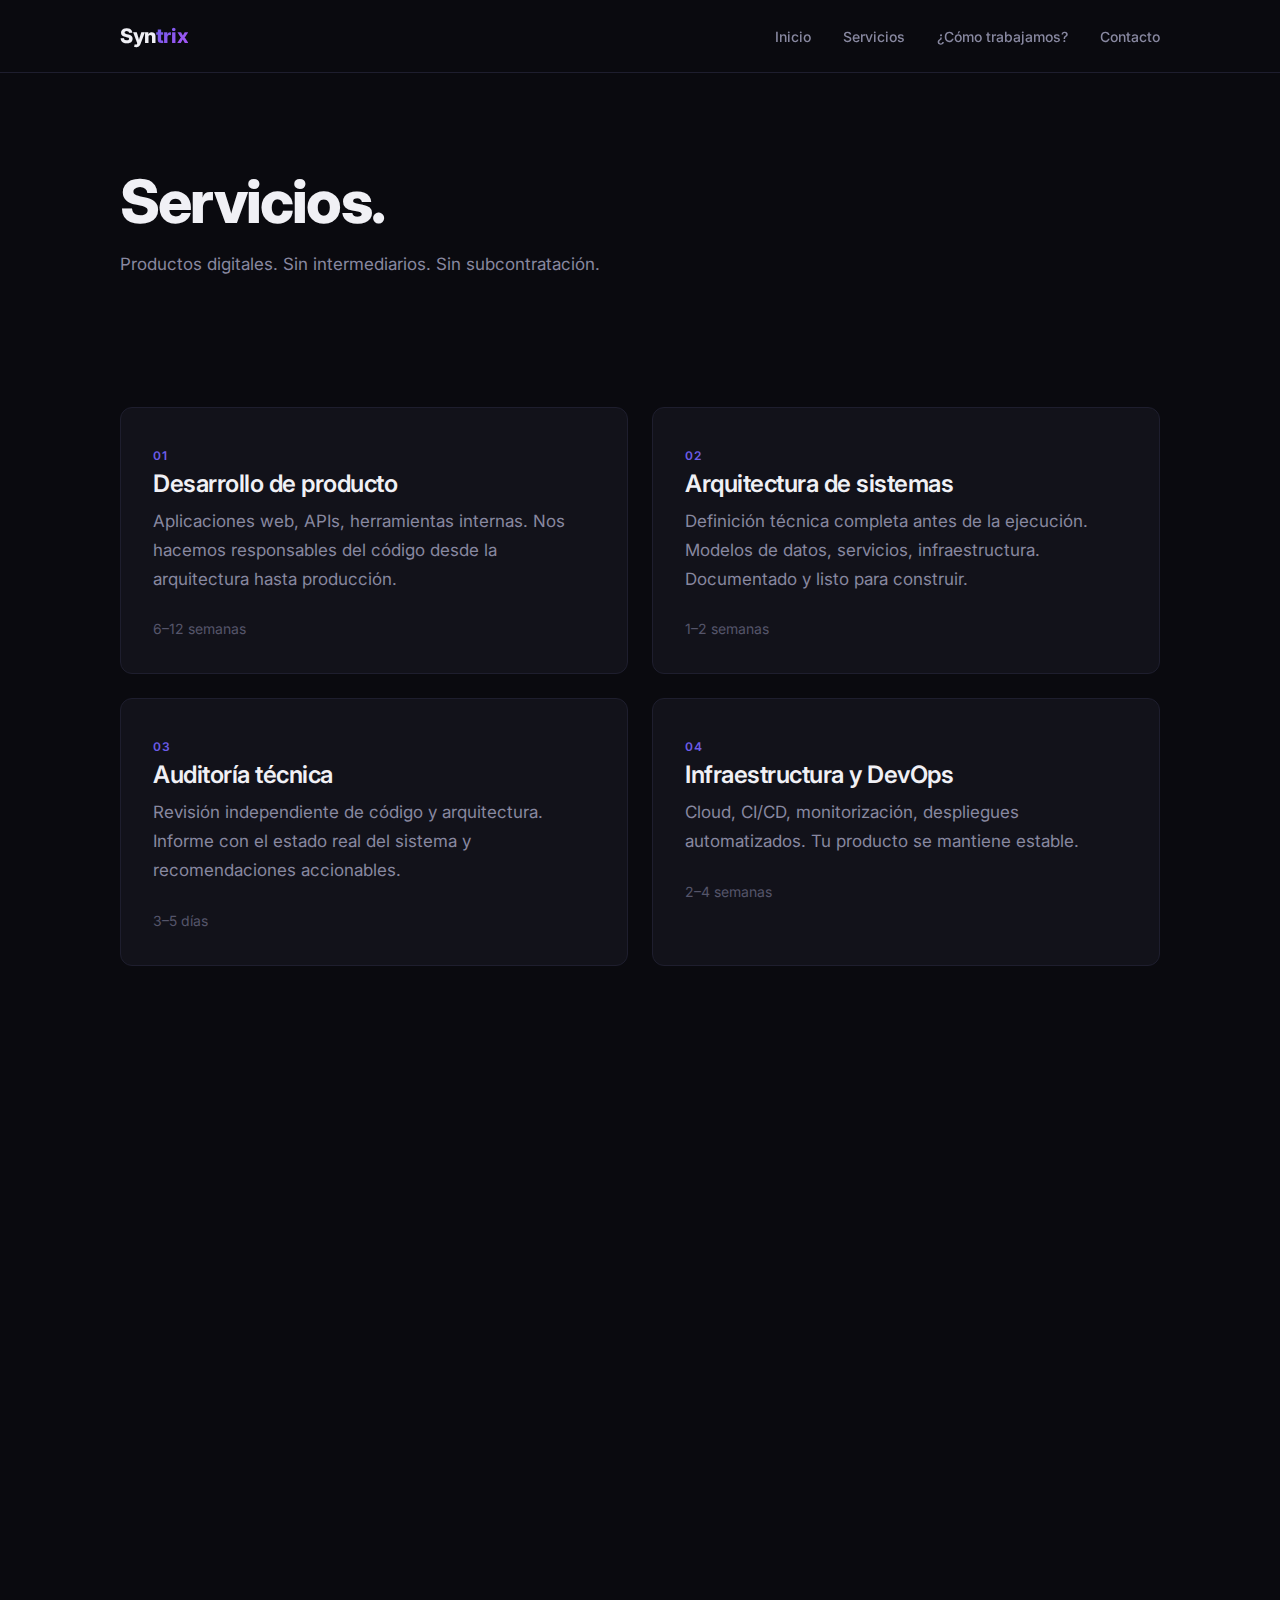
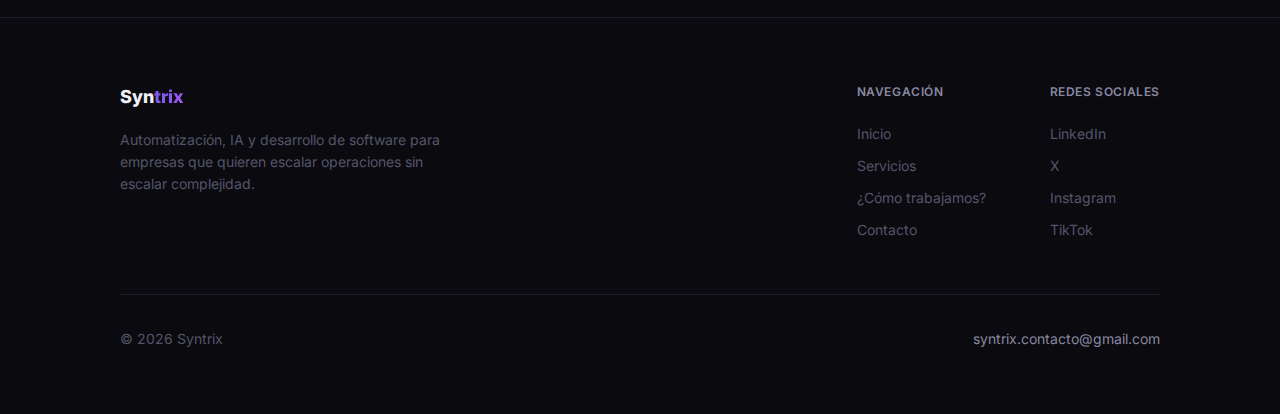
<file: servicios.html>
<!DOCTYPE html>
<html lang="es">

<head>
    <meta charset="UTF-8">
    <meta name="viewport" content="width=device-width, initial-scale=1.0">
    <meta name="description"
        content="Servicios de Syntrix — Desarrollo de producto, arquitectura de sistemas, auditoría técnica e infraestructura. Ingeniería senior sin intermediarios.">
    <title>Servicios — Syntrix</title>
    <link rel="stylesheet" href="css/style.css">
</head>

<body>

    <!-- ========== NAV ========== -->
    <nav class="nav" role="navigation" aria-label="Navegación principal">
        <div class="nav__inner">
            <a href="index.html" class="nav__logo">Syn<span>trix</span></a>
            <button class="nav__toggle" aria-label="Abrir menú" aria-expanded="false">
                <span></span>
                <span></span>
                <span></span>
            </button>
            <ul class="nav__links" role="list">
                <li><a href="index.html" class="nav__link">Inicio</a></li>
                <li><a href="servicios.html" class="nav__link nav__link--active">Servicios</a></li>
                <li><a href="como-trabajamos.html" class="nav__link">¿Cómo trabajamos?</a></li>
                <li><a href="contacto.html" class="nav__link">Contacto</a></li>
            </ul>
        </div>
    </nav>

    <!-- ========== PAGE HEADER ========== -->
    <header class="page-header">
        <div class="container">
            <div class="fade-in">
                <h1 class="page-header__title">Servicios.</h1>
                <p class="page-header__sub">Productos digitales. Sin intermediarios. Sin subcontratación.</p>
            </div>
        </div>
    </header>

    <!-- ========== SERVICES ========== -->
    <section class="section--tight" id="servicios">
        <div class="container">
            <div class="grid grid--2 stagger">

                <div class="card fade-in">
                    <span class="card__number">01</span>
                    <h2 class="card__title">Desarrollo de producto</h2>
                    <p class="card__text">Aplicaciones web, APIs, herramientas internas. Nos hacemos responsables del
                        código desde la arquitectura hasta producción.</p>
                    <p class="card__meta">6–12 semanas</p>
                </div>

                <div class="card fade-in">
                    <span class="card__number">02</span>
                    <h2 class="card__title">Arquitectura de sistemas</h2>
                    <p class="card__text">Definición técnica completa antes de la ejecución. Modelos de datos,
                        servicios, infraestructura. Documentado y listo para construir.</p>
                    <p class="card__meta">1–2 semanas</p>
                </div>

                <div class="card fade-in">
                    <span class="card__number">03</span>
                    <h2 class="card__title">Auditoría técnica</h2>
                    <p class="card__text">Revisión independiente de código y arquitectura. Informe con el estado real
                        del sistema y recomendaciones accionables.</p>
                    <p class="card__meta">3–5 días</p>
                </div>

                <div class="card fade-in">
                    <span class="card__number">04</span>
                    <h2 class="card__title">Infraestructura y DevOps</h2>
                    <p class="card__text">Cloud, CI/CD, monitorización, despliegues automatizados. Tu producto se
                        mantiene estable.</p>
                    <p class="card__meta">2–4 semanas</p>
                </div>

            </div>
        </div>
    </section>

    <!-- ========== METHODOLOGY ========== -->
    <section class="section" id="metodologia">
        <div class="container">
            <div class="section-header fade-in">
                <h2 class="section-header__title">Metodología.</h2>
                <p class="section-header__sub">Sin fases ocultas. Sin costes no previstos. Cada decisión está
                    documentada. Software funcionando cada semana.</p>
            </div>
            <div class="process fade-in">
                <span class="process__step">Conversación</span>
                <span class="process__arrow">→</span>
                <span class="process__step">Definición</span>
                <span class="process__arrow">→</span>
                <span class="process__step">Desarrollo</span>
                <span class="process__arrow">→</span>
                <span class="process__step">Entrega</span>
                <span class="process__arrow">→</span>
                <span class="process__step">Soporte</span>
            </div>
            <div class="mt-7 fade-in">
                <a href="contacto.html" class="btn btn--outline">
                    Hablemos de tu proyecto <span class="btn__arrow">→</span>
                </a>
            </div>
        </div>
    </section>

    <!-- ========== FOOTER (igual que index) ========== -->
    <footer class="footer">
        <div class="container">
            <div class="footer__inner">
                <div class="footer__brand">
                    <div class="footer__logo">Syn<span>trix</span></div>
                    <p class="footer__desc">
                        Automatización, IA y desarrollo de software para empresas que quieren escalar
                        operaciones sin escalar complejidad.
                    </p>
                </div>
                <div class="footer__links">
                    <div class="footer__col">
                        <p class="footer__col-title">Navegación</p>
                        <a href="index.html">Inicio</a>
                        <a href="servicios.html">Servicios</a>
                        <a href="como-trabajamos.html">¿Cómo trabajamos?</a>
                        <a href="contacto.html">Contacto</a>
                    </div>
                    <div class="footer__col">
                        <p class="footer__col-title">Redes Sociales</p>
                        <a href="https://www.linkedin.com/company/syntrix/" target="_blank">LinkedIn</a>
                        <a href="https://x.com/syntrix" target="_blank">X</a>
                        <a href="https://www.instagram.com/syntrix/" target="_blank">Instagram</a>
                        <a href="https://www.tiktok.com/@syntrix" target="_blank">TikTok</a>
                    </div>
                </div>
            </div>
            <div class="footer__bottom">
                <span class="footer__copy">© 2026 Syntrix</span>
                <a href="mailto:syntrix.contacto@gmail.com" class="footer__email">syntrix.contacto@gmail.com</a>
            </div>
        </div>
    </footer>

    <script src="js/main.js"></script>
</body>

</html>
</file>
<file: css/style.css>
/* ============================================================
   NEXORA LABS — Design System V2
   Conversion-focused. Dark theme. Gradient accents.
   ============================================================ */

@import url('https://fonts.googleapis.com/css2?family=Inter:wght@400;500;600;700;800&display=swap');

/* ============================================================
   1. DESIGN TOKENS
   ============================================================ */
:root {
  /* Colors */
  --color-bg:          #0A0A0F;
  --color-surface:     #12121A;
  --color-surface-alt: #161622;
  --color-surface-hover: #1A1A28;
  --color-border:      #1E1E2E;
  --color-border-light:#2A2A3A;
  --color-text:        #F0F0F5;
  --color-text-muted:  #8888A0;
  --color-text-dim:    #55556A;
  --color-accent:      #6C5CE7;
  --color-accent-hover:#7B6EF6;
  --color-accent-glow: rgba(108, 92, 231, 0.15);
  --color-accent-2:    #A855F7;
  --color-success:     #00D68F;
  --color-cyan:        #22D3EE;

  /* Gradients */
  --gradient-accent:   linear-gradient(135deg, #6C5CE7, #A855F7);
  --gradient-accent-hover: linear-gradient(135deg, #7B6EF6, #B66FF8);
  --gradient-glow:     linear-gradient(135deg, rgba(108,92,231,0.2), rgba(168,85,247,0.2));
  --gradient-text:     linear-gradient(135deg, #F0F0F5, #A855F7);
  --gradient-subtle:   linear-gradient(180deg, rgba(108,92,231,0.06) 0%, transparent 100%);

  /* Typography */
  --font-family:    'Inter', -apple-system, BlinkMacSystemFont, 'Segoe UI', sans-serif;
  --font-size-h1:   clamp(2.5rem, 5.5vw, 3.75rem);
  --font-size-h2:   clamp(1.75rem, 3.5vw, 2.5rem);
  --font-size-h3:   clamp(1.125rem, 2vw, 1.5rem);
  --font-size-body:  1.0625rem;
  --font-size-small: 0.875rem;
  --font-size-label: 0.75rem;
  --line-height-tight:  1.1;
  --line-height-snug:   1.25;
  --line-height-normal: 1.7;

  /* Spacing (8px base) */
  --space-1:  0.25rem;
  --space-2:  0.5rem;
  --space-3:  1rem;
  --space-4:  1.5rem;
  --space-5:  2rem;
  --space-6:  3rem;
  --space-7:  4rem;
  --space-8:  6rem;
  --space-9:  7.5rem;

  /* Layout */
  --max-width:   1200px;
  --grid-gutter: 1.5rem;
  --page-margin: 5rem;
  --page-margin-mobile: 1.25rem;

  /* Radius */
  --radius-sm: 8px;
  --radius-md: 12px;
  --radius-lg: 16px;
  --radius-xl: 24px;

  /* Transitions */
  --transition-fast:   150ms ease;
  --transition-medium: 250ms ease;
  --transition-slow:   400ms ease-out;
}

/* ============================================================
   2. RESET & BASE
   ============================================================ */
*, *::before, *::after {
  margin: 0;
  padding: 0;
  box-sizing: border-box;
}

html {
  font-size: 16px;
  scroll-behavior: smooth;
  -webkit-font-smoothing: antialiased;
  -moz-osx-font-smoothing: grayscale;
}

body {
  font-family: var(--font-family);
  font-size: var(--font-size-body);
  line-height: var(--line-height-normal);
  color: var(--color-text);
  background-color: var(--color-bg);
  overflow-x: hidden;
}

a {
  color: var(--color-accent);
  text-decoration: none;
  transition: color var(--transition-fast);
}

a:hover { color: var(--color-accent-hover); }

img { max-width: 100%; display: block; }
ul, ol { list-style: none; }

::selection {
  background: rgba(108, 92, 231, 0.3);
  color: var(--color-text);
}

/* ============================================================
   3. TYPOGRAPHY
   ============================================================ */
h1, h2, h3, h4, h5, h6 {
  color: var(--color-text);
  font-weight: 600;
}

h1 {
  font-size: var(--font-size-h1);
  font-weight: 800;
  line-height: var(--line-height-tight);
  letter-spacing: -0.03em;
}

h2 {
  font-size: var(--font-size-h2);
  line-height: var(--line-height-snug);
  letter-spacing: -0.02em;
}

h3 {
  font-size: var(--font-size-h3);
  line-height: var(--line-height-snug);
}

p {
  color: var(--color-text-muted);
  max-width: 640px;
}

.text-gradient {
  background: var(--gradient-accent);
  -webkit-background-clip: text;
  -webkit-text-fill-color: transparent;
  background-clip: text;
}

.text-dim { color: var(--color-text-dim); }
.text-accent { color: var(--color-accent); }

.eyebrow {
  font-size: var(--font-size-label);
  font-weight: 600;
  color: var(--color-accent);
  text-transform: uppercase;
  letter-spacing: 0.1em;
  margin-bottom: var(--space-3);
  display: block;
}

/* ============================================================
   4. LAYOUT
   ============================================================ */
.container {
  width: 100%;
  max-width: var(--max-width);
  margin: 0 auto;
  padding: 0 var(--page-margin);
}

.section {
  padding: var(--space-9) 0;
  position: relative;
}

.section--tight {
  padding: var(--space-7) 0;
}

.section--glow {
  background: var(--gradient-subtle);
}

.grid {
  display: grid;
  gap: var(--grid-gutter);
}

.grid--2 { grid-template-columns: repeat(2, 1fr); }
.grid--3 { grid-template-columns: repeat(3, 1fr); }
.grid--4 { grid-template-columns: repeat(4, 1fr); }

/* ============================================================
   5. NAVIGATION
   ============================================================ */
.nav {
  position: fixed;
  top: 0;
  left: 0;
  right: 0;
  z-index: 1000;
  background: rgba(10, 10, 15, 0.8);
  backdrop-filter: blur(16px);
  -webkit-backdrop-filter: blur(16px);
  border-bottom: 1px solid var(--color-border);
  transition: background var(--transition-medium);
}

.nav.is-scrolled {
  background: rgba(10, 10, 15, 0.95);
}

.nav__inner {
  display: flex;
  align-items: center;
  justify-content: space-between;
  height: 72px;
  max-width: var(--max-width);
  margin: 0 auto;
  padding: 0 var(--page-margin);
}

.nav__logo {
  font-size: 1.25rem;
  font-weight: 800;
  color: var(--color-text);
  letter-spacing: -0.02em;
}

.nav__logo span {
  background: var(--gradient-accent);
  -webkit-background-clip: text;
  -webkit-text-fill-color: transparent;
  background-clip: text;
}

.nav__links {
  display: flex;
  align-items: center;
  gap: var(--space-5);
}

.nav__link {
  font-size: var(--font-size-small);
  font-weight: 500;
  color: var(--color-text-muted);
  transition: color var(--transition-fast);
  position: relative;
}

.nav__link:hover,
.nav__link--active {
  color: var(--color-text);
}

.nav__link--active::after {
  content: '';
  position: absolute;
  bottom: -4px;
  left: 0;
  right: 0;
  height: 2px;
  background: var(--gradient-accent);
  border-radius: 1px;
}

.nav__cta {
  font-size: var(--font-size-small);
  font-weight: 600;
  padding: 8px 20px;
  background: var(--gradient-accent);
  color: #fff;
  border-radius: var(--radius-sm);
  transition: opacity var(--transition-fast), transform var(--transition-fast);
}

.nav__cta:hover {
  color: #fff;
  opacity: 0.9;
  transform: translateY(-1px);
}

/* Mobile Nav Toggle */
.nav__toggle {
  display: none;
  flex-direction: column;
  gap: 5px;
  background: none;
  border: none;
  cursor: pointer;
  padding: var(--space-2);
}

.nav__toggle span {
  display: block;
  width: 22px;
  height: 2px;
  background: var(--color-text);
  border-radius: 1px;
  transition: transform var(--transition-medium), opacity var(--transition-medium);
}

.nav__toggle.is-active span:nth-child(1) { transform: rotate(45deg) translate(5px, 5px); }
.nav__toggle.is-active span:nth-child(2) { opacity: 0; }
.nav__toggle.is-active span:nth-child(3) { transform: rotate(-45deg) translate(5px, -5px); }

/* ============================================================
   6. HERO
   ============================================================ */
.hero {
  padding: calc(72px + var(--space-9)) 0 var(--space-8);
  min-height: 90vh;
  display: flex;
  align-items: center;
  position: relative;
  overflow: hidden;
}

.hero::before {
  content: '';
  position: absolute;
  top: -200px;
  right: -200px;
  width: 600px;
  height: 600px;
  background: radial-gradient(circle, rgba(108,92,231,0.08) 0%, transparent 70%);
  pointer-events: none;
}

.hero__content {
  max-width: 800px;
  position: relative;
  z-index: 1;
}

.hero__headline {
  margin-bottom: var(--space-4);
}

.hero__sub {
  font-size: 1.25rem;
  line-height: 1.6;
  margin-bottom: var(--space-5);
  max-width: 580px;
  color: var(--color-text-muted);
}

.hero__benefits {
  display: flex;
  flex-wrap: wrap;
  gap: var(--space-3);
  margin-bottom: var(--space-6);
}

.hero__benefit {
  display: flex;
  align-items: center;
  gap: var(--space-2);
  font-size: var(--font-size-small);
  color: var(--color-text-muted);
}

.hero__benefit-icon {
  width: 20px;
  height: 20px;
  border-radius: 50%;
  background: var(--gradient-accent);
  display: flex;
  align-items: center;
  justify-content: center;
  font-size: 11px;
  color: #fff;
  flex-shrink: 0;
}

.hero__actions {
  display: flex;
  align-items: center;
  gap: var(--space-3);
  flex-wrap: wrap;
}

/* ============================================================
   7. BUTTONS
   ============================================================ */
.btn {
  display: inline-flex;
  align-items: center;
  gap: var(--space-2);
  font-family: var(--font-family);
  font-size: var(--font-size-small);
  font-weight: 600;
  padding: 14px 28px;
  border-radius: var(--radius-sm);
  border: none;
  cursor: pointer;
  transition: all var(--transition-fast);
  text-decoration: none;
}

.btn--primary {
  background: var(--gradient-accent);
  color: #fff;
  box-shadow: 0 4px 16px rgba(108, 92, 231, 0.25);
}

.btn--primary:hover {
  color: #fff;
  box-shadow: 0 8px 32px rgba(108, 92, 231, 0.35);
  transform: translateY(-2px);
}

.btn--outline {
  background: transparent;
  color: var(--color-text);
  border: 1px solid var(--color-border-light);
}

.btn--outline:hover {
  border-color: var(--color-accent);
  color: var(--color-accent);
  background: rgba(108, 92, 231, 0.05);
}

.btn--ghost {
  background: transparent;
  color: var(--color-text-muted);
  padding: 14px 0;
}

.btn--ghost:hover {
  color: var(--color-text);
}

.btn__arrow {
  transition: transform var(--transition-fast);
}

.btn:hover .btn__arrow {
  transform: translateX(3px);
}

/* ============================================================
   8. CARDS
   ============================================================ */
.card {
  background: var(--color-surface);
  border: 1px solid var(--color-border);
  border-radius: var(--radius-md);
  padding: var(--space-5);
  transition: border-color var(--transition-medium), box-shadow var(--transition-medium), transform var(--transition-medium);
  position: relative;
  overflow: hidden;
}

.card::before {
  content: '';
  position: absolute;
  top: 0;
  left: 0;
  right: 0;
  height: 2px;
  background: var(--gradient-accent);
  opacity: 0;
  transition: opacity var(--transition-medium);
}

.card:hover {
  border-color: var(--color-border-light);
  box-shadow: 0 8px 32px rgba(0, 0, 0, 0.3);
  transform: translateY(-2px);
}

.card:hover::before {
  opacity: 1;
}

.card__icon {
  width: 44px;
  height: 44px;
  border-radius: var(--radius-sm);
  background: var(--gradient-glow);
  display: flex;
  align-items: center;
  justify-content: center;
  margin-bottom: var(--space-4);
  font-size: 1.25rem;
}

.card__number {
  font-size: var(--font-size-label);
  font-weight: 600;
  color: var(--color-accent);
  letter-spacing: 0.05em;
  margin-bottom: var(--space-3);
}

.card__title {
  font-size: var(--font-size-h3);
  margin-bottom: var(--space-2);
}

.card__text {
  font-size: var(--font-size-body);
  color: var(--color-text-muted);
  line-height: var(--line-height-normal);
}

.card__meta {
  margin-top: var(--space-4);
  font-size: var(--font-size-small);
  color: var(--color-text-dim);
}

.card__result {
  margin-top: var(--space-4);
  padding-top: var(--space-3);
  border-top: 1px solid var(--color-border);
  font-size: var(--font-size-small);
  font-weight: 600;
  color: var(--color-accent);
}

/* ============================================================
   9. METRICS
   ============================================================ */
.metrics {
  display: grid;
  grid-template-columns: repeat(3, 1fr);
  gap: var(--space-3);
}

.metric {
  text-align: center;
  padding: var(--space-5);
  background: var(--color-surface);
  border: 1px solid var(--color-border);
  border-radius: var(--radius-md);
}

.metric__value {
  font-size: clamp(2rem, 4vw, 3rem);
  font-weight: 800;
  letter-spacing: -0.03em;
  background: var(--gradient-accent);
  -webkit-background-clip: text;
  -webkit-text-fill-color: transparent;
  background-clip: text;
  line-height: 1.1;
}

.metric__label {
  font-size: var(--font-size-small);
  color: var(--color-text-muted);
  margin-top: var(--space-2);
}

/* ============================================================
   10. AUTOMATION GRID
   ============================================================ */
.auto-card {
  background: var(--color-surface);
  border: 1px solid var(--color-border);
  border-radius: var(--radius-md);
  padding: var(--space-4);
  display: flex;
  align-items: flex-start;
  gap: var(--space-3);
  transition: border-color var(--transition-medium), background var(--transition-medium);
}

.auto-card:hover {
  border-color: var(--color-border-light);
  background: var(--color-surface-hover);
}

.auto-card__icon {
  width: 40px;
  height: 40px;
  border-radius: var(--radius-sm);
  background: var(--gradient-glow);
  display: flex;
  align-items: center;
  justify-content: center;
  font-size: 1.125rem;
  flex-shrink: 0;
}

.auto-card__title {
  font-size: 0.9375rem;
  font-weight: 600;
  color: var(--color-text);
  margin-bottom: var(--space-1);
}

.auto-card__text {
  font-size: var(--font-size-small);
  color: var(--color-text-muted);
  line-height: 1.5;
}

/* ============================================================
   11. SOCIAL PROOF / TRUST
   ============================================================ */
.trust-bar {
  display: flex;
  flex-wrap: wrap;
  gap: var(--space-2);
}

.trust-tag {
  font-size: var(--font-size-label);
  font-weight: 500;
  color: var(--color-text-muted);
  padding: 6px 14px;
  background: var(--color-surface);
  border: 1px solid var(--color-border);
  border-radius: 100px;
  transition: border-color var(--transition-fast);
}

.trust-tag:hover {
  border-color: var(--color-border-light);
}

.trust-tag--accent {
  border-color: rgba(108, 92, 231, 0.3);
  color: var(--color-accent);
}

.tech-grid {
  display: flex;
  flex-wrap: wrap;
  gap: var(--space-3);
  align-items: center;
}

.tech-item {
  font-size: var(--font-size-small);
  font-weight: 500;
  color: var(--color-text-dim);
  padding: 10px 20px;
  background: var(--color-surface);
  border: 1px solid var(--color-border);
  border-radius: var(--radius-sm);
  transition: color var(--transition-fast), border-color var(--transition-fast);
}

.tech-item:hover {
  color: var(--color-text-muted);
  border-color: var(--color-border-light);
}

/* ============================================================
   12. CASE STUDY V2
   ============================================================ */
.case-study-v2 {
  background: var(--color-surface);
  border: 1px solid var(--color-border);
  border-radius: var(--radius-lg);
  overflow: hidden;
}

.case-study-v2__header {
  padding: var(--space-6) var(--space-6) var(--space-4);
  border-bottom: 1px solid var(--color-border);
}

.case-study-v2__eyebrow {
  font-size: var(--font-size-label);
  font-weight: 600;
  color: var(--color-accent);
  text-transform: uppercase;
  letter-spacing: 0.1em;
  margin-bottom: var(--space-3);
}

.case-study-v2__title {
  font-size: var(--font-size-h2);
  letter-spacing: -0.02em;
}

.case-study-v2__body {
  padding: var(--space-5) var(--space-6);
}

.case-study-v2__section {
  padding: var(--space-4) 0;
  border-bottom: 1px solid var(--color-border);
}

.case-study-v2__section:last-child {
  border-bottom: none;
}

.case-study-v2__label {
  font-size: var(--font-size-label);
  font-weight: 600;
  color: var(--color-text-dim);
  text-transform: uppercase;
  letter-spacing: 0.05em;
  margin-bottom: var(--space-2);
}

.case-study-v2__text {
  color: var(--color-text-muted);
  line-height: var(--line-height-normal);
}

.case-study-v2__metrics {
  display: grid;
  grid-template-columns: repeat(3, 1fr);
  gap: var(--space-3);
  padding: var(--space-5) var(--space-6);
  background: var(--color-surface-alt);
}

.case-study-v2__metric {
  text-align: center;
}

.case-study-v2__metric-value {
  font-size: 1.75rem;
  font-weight: 800;
  color: var(--color-text);
  letter-spacing: -0.02em;
}

.case-study-v2__metric-label {
  font-size: var(--font-size-label);
  color: var(--color-text-dim);
  margin-top: var(--space-1);
}

/* ============================================================
   13. PROCESS
   ============================================================ */
.process {
  display: flex;
  align-items: center;
  gap: var(--space-3);
  flex-wrap: wrap;
}

.process__step {
  font-size: var(--font-size-small);
  font-weight: 500;
  color: var(--color-text-muted);
  padding: 8px 16px;
  background: var(--color-surface);
  border: 1px solid var(--color-border);
  border-radius: var(--radius-sm);
}

.process__arrow {
  color: var(--color-text-dim);
  font-size: var(--font-size-small);
}

/* ============================================================
   14. FORMS
   ============================================================ */
.form {
  max-width: 560px;
}

.form__group {
  margin-bottom: var(--space-4);
}

.form__label {
  display: block;
  font-size: var(--font-size-small);
  font-weight: 500;
  color: var(--color-text);
  margin-bottom: var(--space-2);
}

.form__input,
.form__select,
.form__textarea {
  width: 100%;
  font-family: var(--font-family);
  font-size: var(--font-size-body);
  color: var(--color-text);
  background: var(--color-surface);
  border: 1px solid var(--color-border);
  border-radius: var(--radius-sm);
  padding: 14px 16px;
  transition: border-color var(--transition-fast), box-shadow var(--transition-fast);
  outline: none;
}

.form__input:focus,
.form__select:focus,
.form__textarea:focus {
  border-color: var(--color-accent);
  box-shadow: 0 0 0 3px var(--color-accent-glow);
}

.form__input::placeholder,
.form__textarea::placeholder {
  color: var(--color-text-dim);
}

.form__textarea {
  min-height: 140px;
  resize: vertical;
}

.form__select {
  appearance: none;
  background-image: url("data:image/svg+xml,%3Csvg width='12' height='8' viewBox='0 0 12 8' fill='none' xmlns='http://www.w3.org/2000/svg'%3E%3Cpath d='M1 1.5L6 6.5L11 1.5' stroke='%238888A0' stroke-width='1.5' stroke-linecap='round' stroke-linejoin='round'/%3E%3C/svg%3E");
  background-repeat: no-repeat;
  background-position: right 16px center;
  padding-right: 44px;
}

.form__error {
  font-size: var(--font-size-label);
  color: #E74C3C;
  margin-top: var(--space-1);
  display: none;
}

.form__group--error .form__input,
.form__group--error .form__select,
.form__group--error .form__textarea {
  border-color: #E74C3C;
}

.form__group--error .form__error {
  display: block;
}

/* ============================================================
   15. CTA BANNER
   ============================================================ */
.cta-banner {
  background: var(--color-surface);
  border: 1px solid var(--color-border);
  border-radius: var(--radius-lg);
  padding: var(--space-7) var(--space-6);
  text-align: center;
  position: relative;
  overflow: hidden;
}

.cta-banner::before {
  content: '';
  position: absolute;
  top: 0;
  left: 0;
  right: 0;
  height: 2px;
  background: var(--gradient-accent);
}

.cta-banner__title {
  font-size: var(--font-size-h2);
  margin-bottom: var(--space-3);
}

.cta-banner__sub {
  color: var(--color-text-muted);
  margin: 0 auto var(--space-5);
}

/* ============================================================
   16. PAGE HEADER
   ============================================================ */
.page-header {
  padding: calc(72px + var(--space-8)) 0 var(--space-7);
}

.page-header__title {
  margin-bottom: var(--space-3);
}

.page-header__sub {
  font-size: 1.0625rem;
  color: var(--color-text-muted);
  max-width: 520px;
}

/* ============================================================
   17. FOOTER
   ============================================================ */
.footer {
  border-top: 1px solid var(--color-border);
  padding: var(--space-7) 0;
}

.footer__inner {
  display: flex;
  align-items: flex-start;
  justify-content: space-between;
  gap: var(--space-7);
}

.footer__brand {
  max-width: 320px;
}

.footer__logo {
  font-size: 1.125rem;
  font-weight: 800;
  color: var(--color-text);
  margin-bottom: var(--space-3);
}

.footer__logo span {
  background: var(--gradient-accent);
  -webkit-background-clip: text;
  -webkit-text-fill-color: transparent;
  background-clip: text;
}

.footer__desc {
  font-size: var(--font-size-small);
  color: var(--color-text-dim);
  line-height: 1.6;
}

.footer__links {
  display: flex;
  gap: var(--space-7);
}

.footer__col-title {
  font-size: var(--font-size-label);
  font-weight: 600;
  color: var(--color-text-muted);
  text-transform: uppercase;
  letter-spacing: 0.05em;
  margin-bottom: var(--space-3);
}

.footer__col a {
  display: block;
  font-size: var(--font-size-small);
  color: var(--color-text-dim);
  padding: 4px 0;
  transition: color var(--transition-fast);
}

.footer__col a:hover {
  color: var(--color-text);
}

.footer__bottom {
  display: flex;
  align-items: center;
  justify-content: space-between;
  margin-top: var(--space-6);
  padding-top: var(--space-5);
  border-top: 1px solid var(--color-border);
}

.footer__copy {
  font-size: var(--font-size-small);
  color: var(--color-text-dim);
}

.footer__email {
  font-size: var(--font-size-small);
  color: var(--color-text-muted);
}

.footer__email:hover {
  color: var(--color-accent);
}

/* ============================================================
   18. SECTION HEADERS
   ============================================================ */
.section-header {
  margin-bottom: var(--space-7);
}

.section-header--center {
  text-align: center;
}

.section-header--center p {
  margin-left: auto;
  margin-right: auto;
}

.section-header__title {
  margin-bottom: var(--space-3);
}

.section-header__sub {
  color: var(--color-text-muted);
  max-width: 520px;
}

/* ============================================================
   19. STEPS
   ============================================================ */
.steps { counter-reset: step; }

.step {
  display: grid;
  grid-template-columns: 80px 1fr;
  gap: var(--space-4);
  padding: var(--space-5) 0;
  border-bottom: 1px solid var(--color-border);
}

.step:last-child { border-bottom: none; }

.step__number {
  font-size: 2.5rem;
  font-weight: 800;
  background: var(--gradient-accent);
  -webkit-background-clip: text;
  -webkit-text-fill-color: transparent;
  background-clip: text;
  line-height: 1;
  opacity: 0.5;
}

.step__title {
  font-size: 1.125rem;
  font-weight: 600;
  color: var(--color-text);
  margin-bottom: var(--space-2);
}

.step__text {
  font-size: var(--font-size-body);
  color: var(--color-text-muted);
  line-height: var(--line-height-normal);
  max-width: 560px;
}

/* ============================================================
   20. DISCIPLINE
   ============================================================ */
.discipline {
  border-top: 1px solid var(--color-border);
  border-bottom: 1px solid var(--color-border);
  padding: var(--space-8) 0;
}

.discipline__header { margin-bottom: var(--space-7); }

.discipline__item-title {
  font-size: 1rem;
  font-weight: 600;
  color: var(--color-text);
  margin-bottom: var(--space-2);
}

.discipline__item-text {
  font-size: var(--font-size-body);
  color: var(--color-text-muted);
  line-height: var(--line-height-normal);
}

/* ============================================================
   21. SCROLL ANIMATIONS
   ============================================================ */
.fade-in {
  opacity: 0;
  transform: translateY(24px);
  transition: opacity 500ms ease-out, transform 500ms ease-out;
}

.fade-in.is-visible {
  opacity: 1;
  transform: translateY(0);
}

.stagger > .fade-in:nth-child(1) { transition-delay: 0ms; }
.stagger > .fade-in:nth-child(2) { transition-delay: 100ms; }
.stagger > .fade-in:nth-child(3) { transition-delay: 200ms; }
.stagger > .fade-in:nth-child(4) { transition-delay: 300ms; }
.stagger > .fade-in:nth-child(5) { transition-delay: 400ms; }
.stagger > .fade-in:nth-child(6) { transition-delay: 500ms; }

/* ============================================================
   22. UTILITIES
   ============================================================ */
.mt-3 { margin-top: var(--space-3); }
.mt-4 { margin-top: var(--space-4); }
.mt-5 { margin-top: var(--space-5); }
.mt-6 { margin-top: var(--space-6); }
.mt-7 { margin-top: var(--space-7); }
.mb-3 { margin-bottom: var(--space-3); }
.mb-5 { margin-bottom: var(--space-5); }
.mb-7 { margin-bottom: var(--space-7); }
.text-center { text-align: center; }

/* ============================================================
   23. RESPONSIVE
   ============================================================ */
@media (max-width: 1024px) {
  .container { padding: 0 var(--space-5); }
  .nav__inner { padding: 0 var(--space-5); }
  .hero { min-height: 75vh; }
  .case-study-v2__header { padding: var(--space-5); }
  .case-study-v2__body { padding: var(--space-4) var(--space-5); }
  .case-study-v2__metrics { padding: var(--space-4) var(--space-5); }
}

@media (max-width: 768px) {
  :root { --page-margin: var(--page-margin-mobile); }

  .container { padding: 0 var(--page-margin-mobile); }
  .nav__inner { padding: 0 var(--page-margin-mobile); }

  .nav__toggle { display: flex; }

  .nav__links {
    position: fixed;
    top: 72px;
    left: 0;
    right: 0;
    bottom: 0;
    flex-direction: column;
    align-items: flex-start;
    gap: 0;
    background: var(--color-bg);
    padding: var(--space-4) var(--page-margin-mobile);
    transform: translateX(100%);
    transition: transform var(--transition-medium);
    border-top: 1px solid var(--color-border);
  }

  .nav__links.is-open { transform: translateX(0); }

  .nav__link {
    font-size: var(--font-size-body);
    padding: var(--space-3) 0;
    width: 100%;
    border-bottom: 1px solid var(--color-border);
  }

  .nav__link--active::after { display: none; }

  .nav__cta {
    width: 100%;
    text-align: center;
    margin-top: var(--space-3);
  }

  .grid--2,
  .grid--3,
  .grid--4 { grid-template-columns: 1fr; }

  .hero {
    min-height: auto;
    padding: calc(72px + var(--space-7)) 0 var(--space-7);
  }

  .hero__sub { font-size: var(--font-size-body); }

  .hero__benefits { flex-direction: column; gap: var(--space-2); }

  .section { padding: var(--space-7) 0; }
  .section--tight { padding: var(--space-6) 0; }

  .metrics { grid-template-columns: 1fr; }

  .step {
    grid-template-columns: 50px 1fr;
    gap: var(--space-3);
  }

  .step__number { font-size: 1.75rem; }

  .case-study-v2__metrics { grid-template-columns: 1fr; }
  .case-study-v2__header { padding: var(--space-4); }
  .case-study-v2__body { padding: var(--space-3) var(--space-4); }
  .case-study-v2__metrics { padding: var(--space-4); }

  .footer__inner { flex-direction: column; gap: var(--space-5); }
  .footer__links { flex-direction: column; gap: var(--space-5); }
  .footer__bottom { flex-direction: column; gap: var(--space-3); text-align: center; }

  .cta-banner { padding: var(--space-5) var(--space-4); }

  .process { flex-direction: column; align-items: flex-start; }
  .process__arrow { transform: rotate(90deg); }

  .page-header { padding: calc(72px + var(--space-6)) 0 var(--space-6); }
  .discipline { padding: var(--space-6) 0; }
  .discipline__header { margin-bottom: var(--space-5); }
}

@media (max-width: 400px) {
  .btn { width: 100%; justify-content: center; }
  .hero__actions { flex-direction: column; width: 100%; }
  .hero__actions .btn { width: 100%; }
}
</file>
